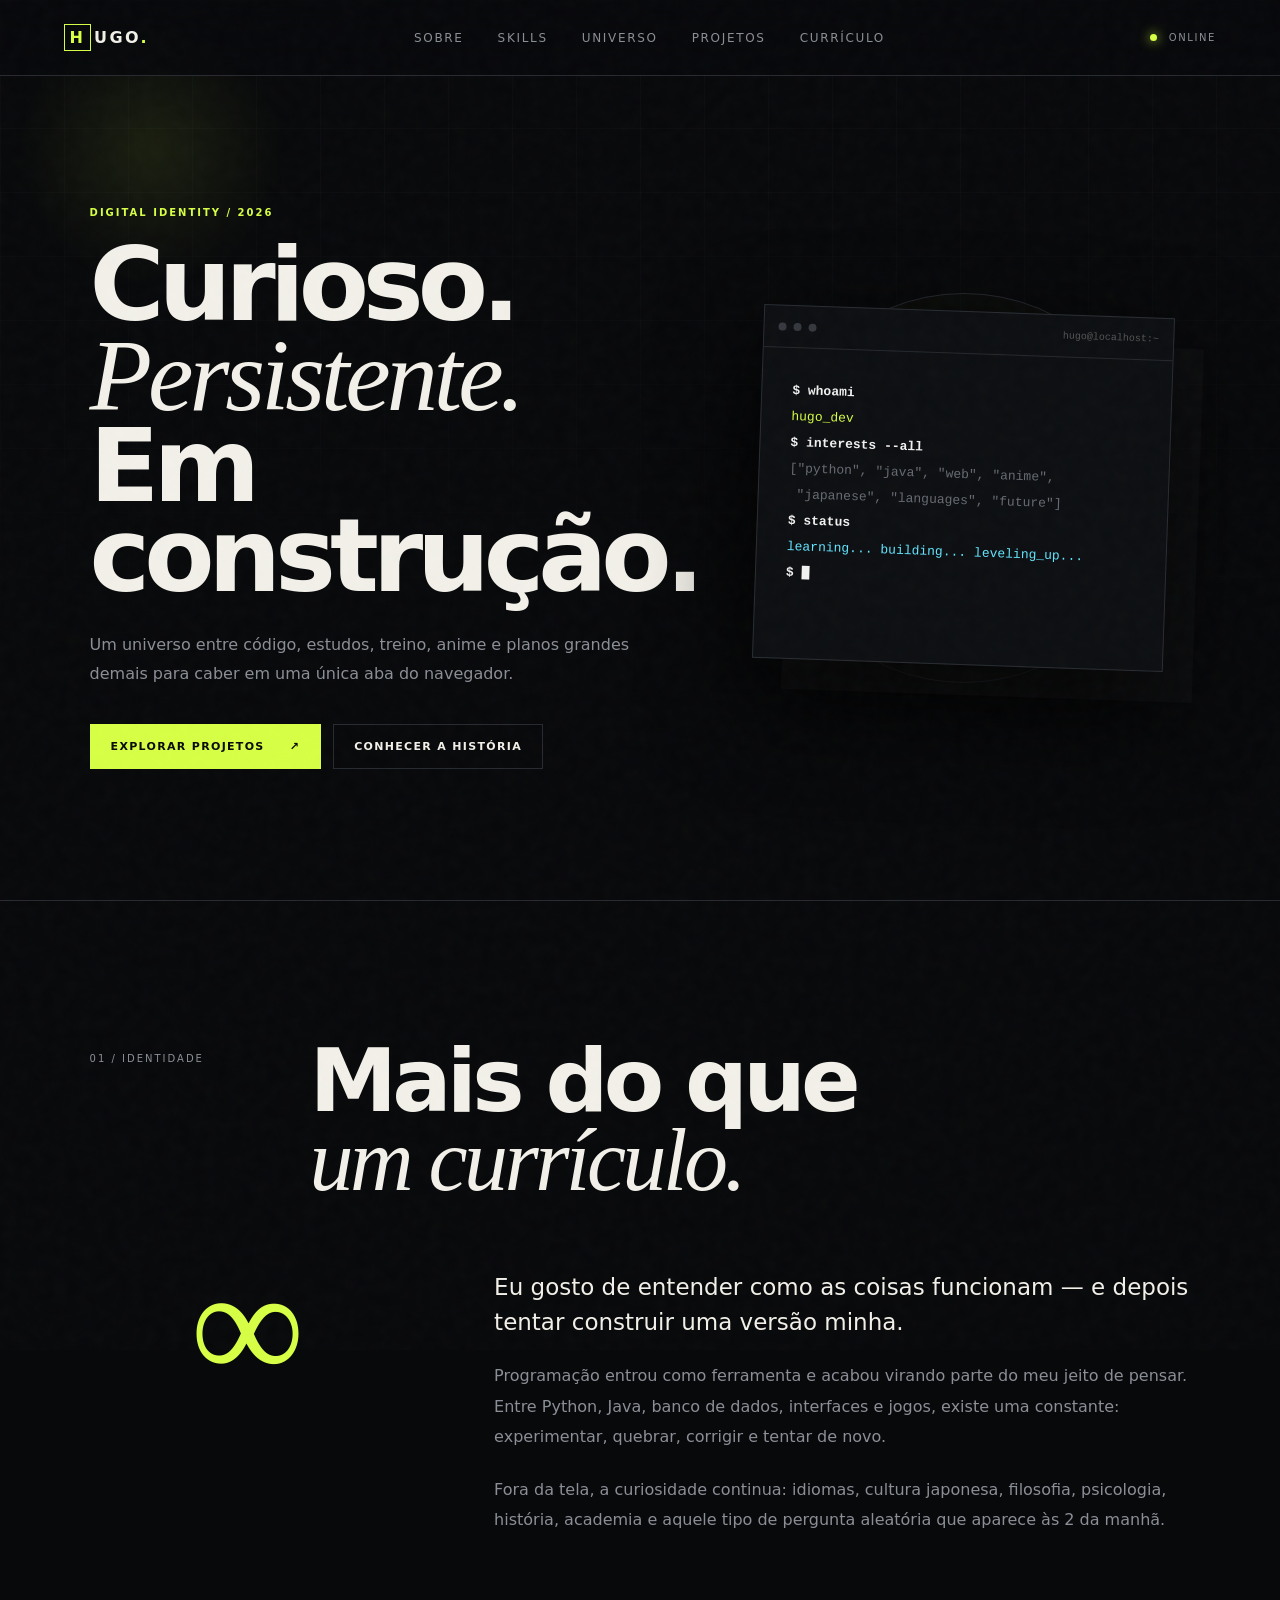
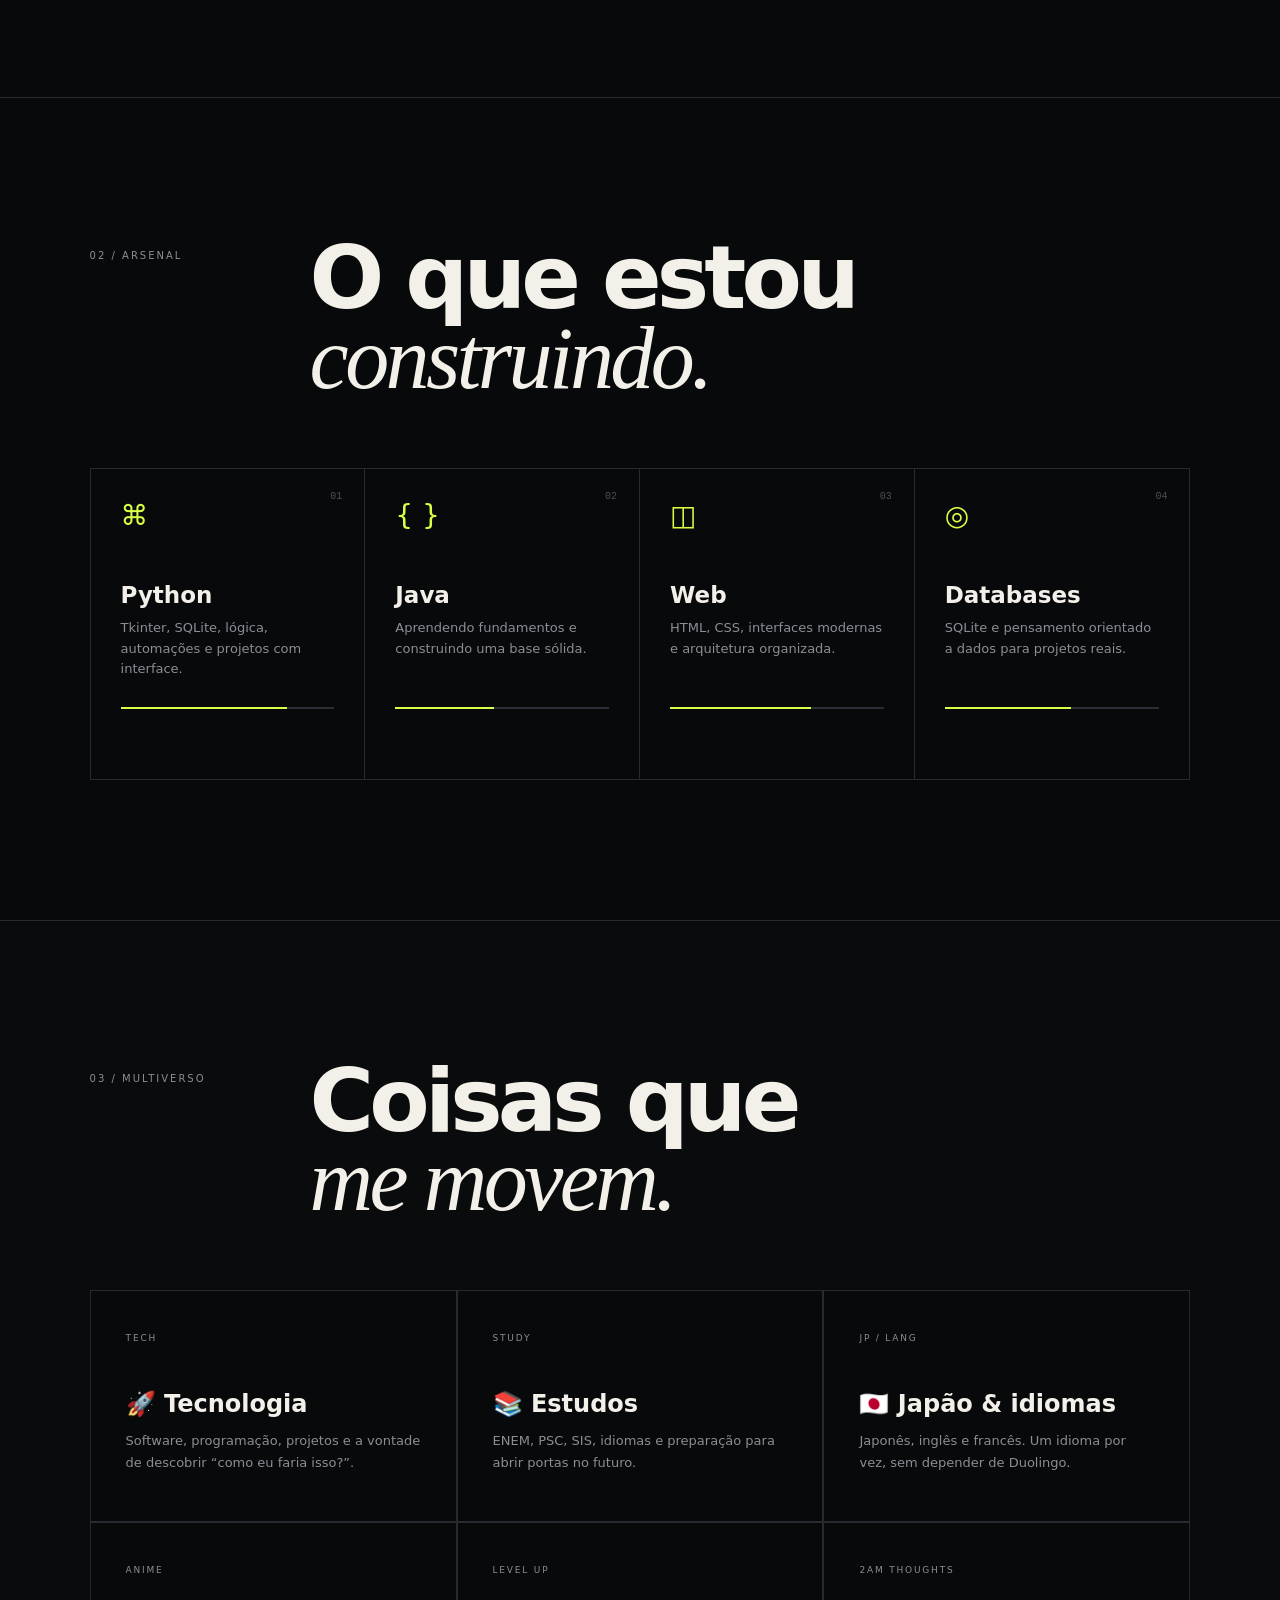
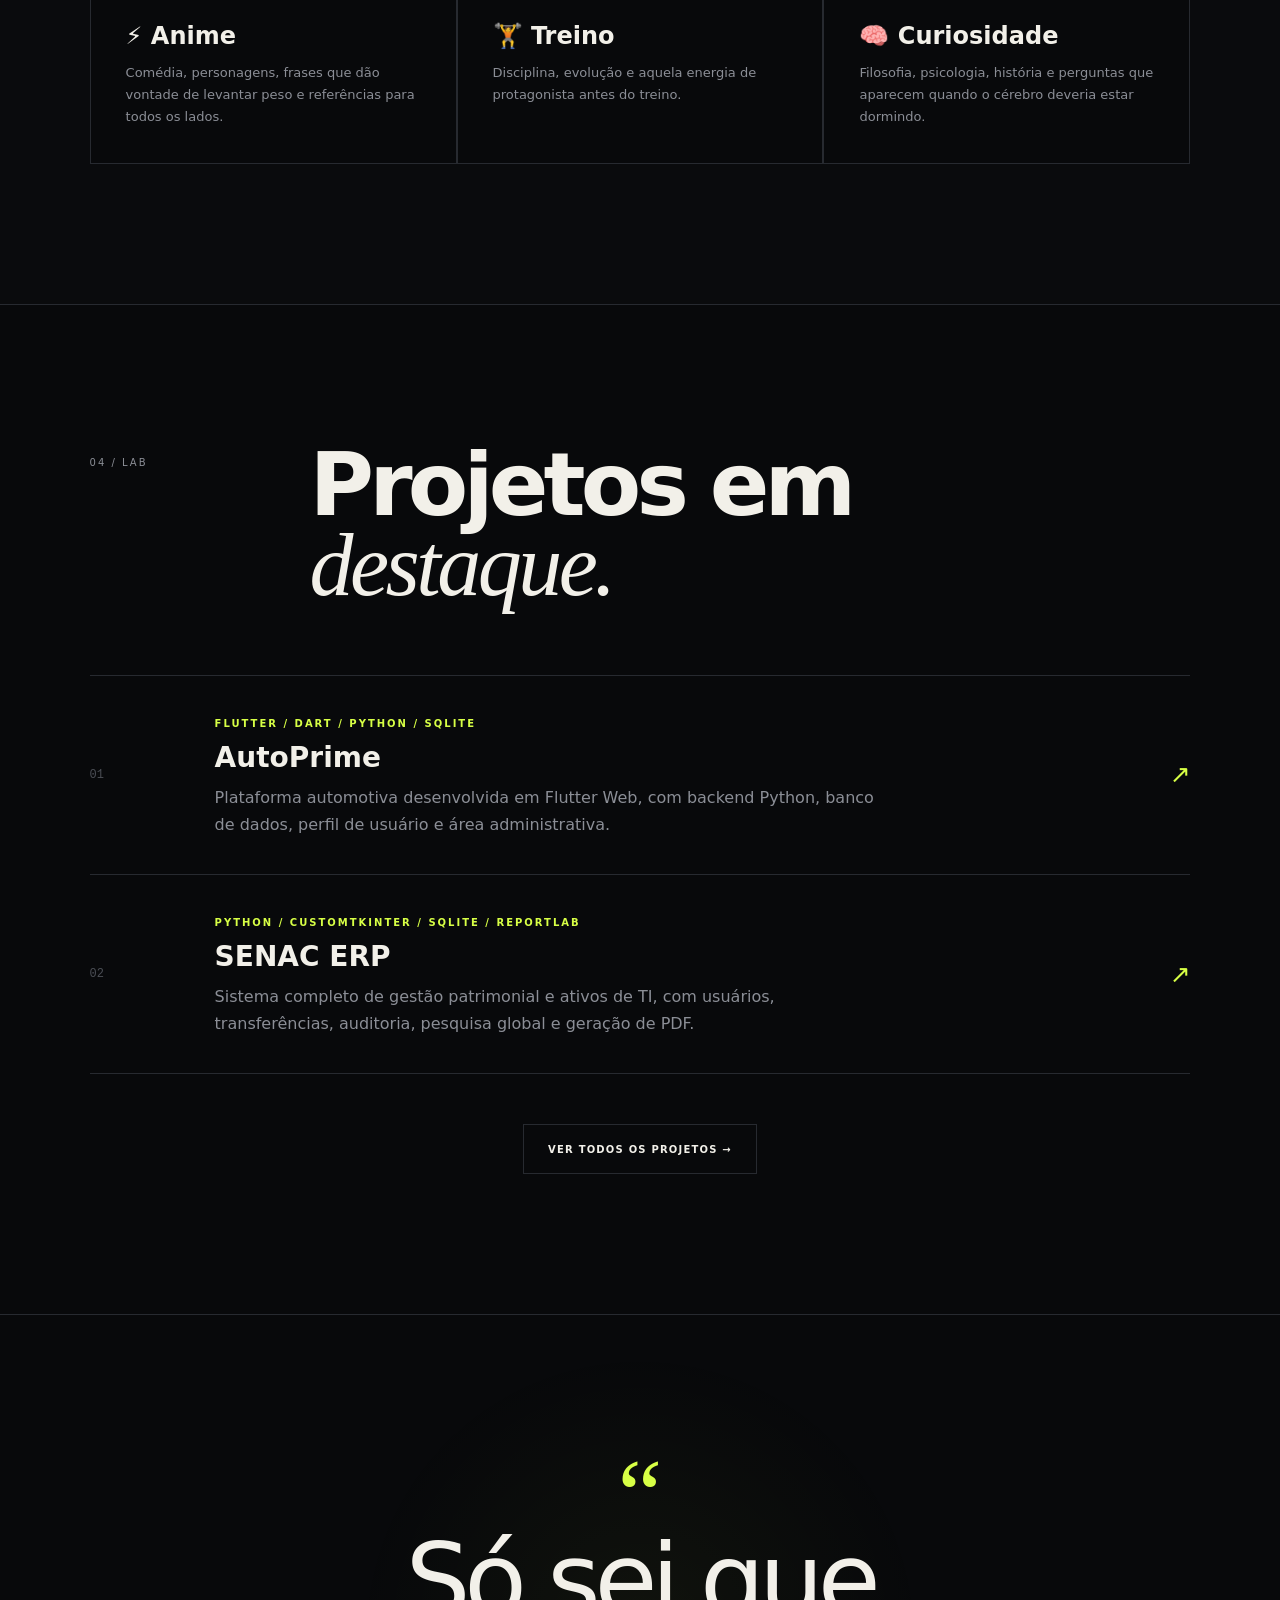
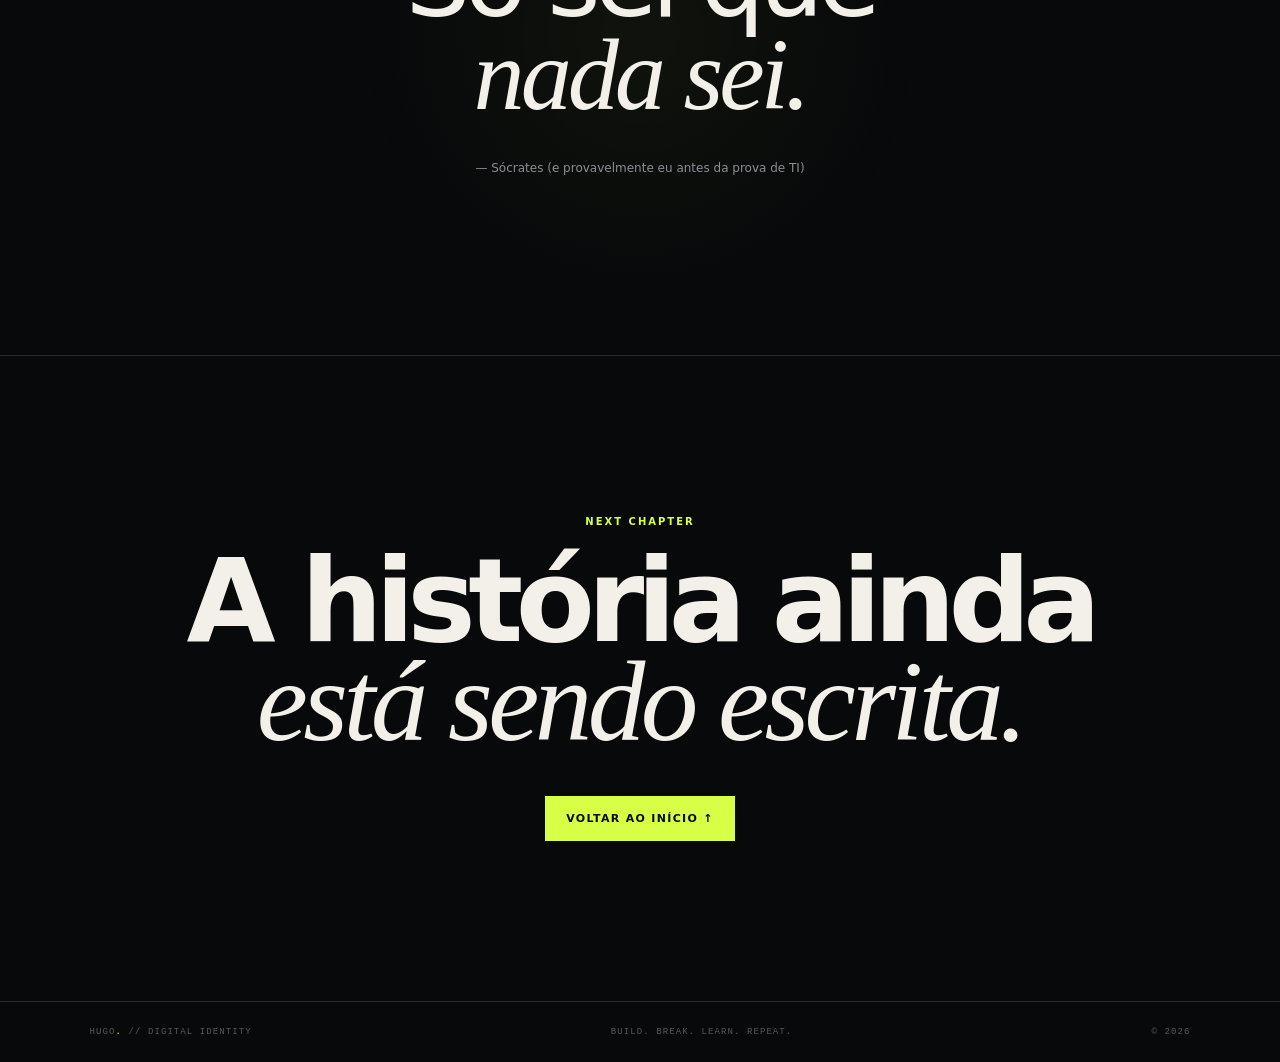
<file: index.html>
<!DOCTYPE html>
<html lang="pt-BR">
<head>
  <meta charset="UTF-8">
  <meta name="viewport" content="width=device-width, initial-scale=1.0">
  <meta name="description" content="Portfólio pessoal de Hugo — tecnologia, estudos, programação, anime, academia e planos para o futuro.">
  <title>HUGO // Digital Identity</title>
  <link rel="stylesheet" href="style.css">
</head>
<body>
  <div class="noise"></div>
  <div class="cursor-glow"></div>

  <header class="nav">
    <a class="brand" href="#inicio"><span>H</span>UGO<span class="dot">.</span></a>
<nav>
    <a href="paginas/sobre.html">Sobre</a>
    <a href="#skills">Skills</a>
    <a href="#universo">Universo</a>
    <a href="paginas/projetos.html">Projetos</a>
    <a href="paginas/curriculo.html">Currículo</a>
</nav>
    <a class="nav-status" href="paginas/contato.html">
    <i></i> ONLINE
</a>
  </header>

  <main>
    <section id="inicio" class="hero">
      <div class="hero-copy reveal">
        <p class="eyebrow">DIGITAL IDENTITY / 2026</p>
        <h1>Curioso.<br><em>Persistente.</em><br>Em construção.</h1>
        <p class="hero-text">
          Um universo entre código, estudos, treino, anime e planos grandes demais
          para caber em uma única aba do navegador.
        </p>
        <div class="hero-actions">
          <a class="btn primary" href="#projetos">Explorar projetos <span>↗</span></a>
          <a class="btn ghost" href="#sobre">Conhecer a história</a>
        </div>
      </div>

      <div class="hero-card reveal">
        <div class="terminal">
          <div class="terminal-top"><span></span><span></span><span></span><small>hugo@localhost:~</small></div>
          <div class="terminal-body">
            <p><b>$ whoami</b></p>
            <p class="green">hugo_dev</p>
            <p><b>$ interests --all</b></p>
            <p class="muted">["python", "java", "web", "anime",</p>
            <p class="muted">&nbsp;"japanese", "languages", "future"]</p>
            <p><b>$ status</b></p>
            <p class="cyan">learning... building... leveling_up...</p>
            <p><b>$ █</b></p>
          </div>
        </div>
        <div class="orb"></div>
      </div>
    </section>

    <section id="sobre" class="section about">
      <div class="section-head">
        <span>01 / IDENTIDADE</span>
        <h2>Mais do que<br><em>um currículo.</em></h2>
      </div>
      <div class="about-grid">
        <div class="big-number">∞</div>
        <div>
          <p class="lead">Eu gosto de entender como as coisas funcionam — e depois tentar construir uma versão minha.</p>
          <p>Programação entrou como ferramenta e acabou virando parte do meu jeito de pensar. Entre Python, Java, banco de dados, interfaces e jogos, existe uma constante: experimentar, quebrar, corrigir e tentar de novo.</p>
          <p>Fora da tela, a curiosidade continua: idiomas, cultura japonesa, filosofia, psicologia, história, academia e aquele tipo de pergunta aleatória que aparece às 2 da manhã.</p>
        </div>
      </div>
    </section>

    <section id="skills" class="section">
      <div class="section-head">
        <span>02 / ARSENAL</span>
        <h2>O que estou<br><em>construindo.</em></h2>
      </div>
      <div class="skills-grid">
        <article class="skill-card featured"><span class="num">01</span><div class="icon">⌘</div><h3>Python</h3><p>Tkinter, SQLite, lógica, automações e projetos com interface.</p><div class="bar"><i style="width:78%"></i></div></article>
        <article class="skill-card"><span class="num">02</span><div class="icon">{ }</div><h3>Java</h3><p>Aprendendo fundamentos e construindo uma base sólida.</p><div class="bar"><i style="width:46%"></i></div></article>
        <article class="skill-card"><span class="num">03</span><div class="icon">◫</div><h3>Web</h3><p>HTML, CSS, interfaces modernas e arquitetura organizada.</p><div class="bar"><i style="width:66%"></i></div></article>
        <article class="skill-card"><span class="num">04</span><div class="icon">◎</div><h3>Databases</h3><p>SQLite e pensamento orientado a dados para projetos reais.</p><div class="bar"><i style="width:59%"></i></div></article>
      </div>
    </section>

    <section id="universo" class="section universe">
      <div class="section-head">
        <span>03 / MULTIVERSO</span>
        <h2>Coisas que<br><em>me movem.</em></h2>
      </div>
      <div class="universe-grid">
        <div class="universe-card tech"><span>TECH</span><h3>🚀 Tecnologia</h3><p>Software, programação, projetos e a vontade de descobrir “como eu faria isso?”.</p></div>
        <div class="universe-card study"><span>STUDY</span><h3>📚 Estudos</h3><p>ENEM, PSC, SIS, idiomas e preparação para abrir portas no futuro.</p></div>
        <div class="universe-card japan"><span>JP / LANG</span><h3>🇯🇵 Japão & idiomas</h3><p>Japonês, inglês e francês. Um idioma por vez, sem depender de Duolingo.</p></div>
        <div class="universe-card anime"><span>ANIME</span><h3>⚡ Anime</h3><p>Comédia, personagens, frases que dão vontade de levantar peso e referências para todos os lados.</p></div>
        <div class="universe-card gym"><span>LEVEL UP</span><h3>🏋️ Treino</h3><p>Disciplina, evolução e aquela energia de protagonista antes do treino.</p></div>
        <div class="universe-card mind"><span>2AM THOUGHTS</span><h3>🧠 Curiosidade</h3><p>Filosofia, psicologia, história e perguntas que aparecem quando o cérebro deveria estar dormindo.</p></div>
      </div>
    </section>

<section id="projetos" class="section projects">

    <div class="section-head">

        <span>
            04 / LAB
        </span>

        <h2>
            Projetos em
            <br>
            <em>destaque.</em>
        </h2>

    </div>


    <div class="project-list">


        <a
            href="projetos/autoprime.html"
            class="project"
        >

            <div class="project-index">
                01
            </div>


            <div>

                <span class="tag">
                    FLUTTER / DART / PYTHON / SQLITE
                </span>


                <h3>
                    AutoPrime
                </h3>


                <p>
                    Plataforma automotiva desenvolvida em
                    Flutter Web, com backend Python,
                    banco de dados, perfil de usuário
                    e área administrativa.
                </p>

            </div>


            <span class="arrow">
                ↗
            </span>

        </a>

        <a
            href="projetos/senac-erp.html"
            class="project"
        >

            <div class="project-index">
                02
            </div>


            <div>

                <span class="tag">
                    PYTHON / CUSTOMTKINTER / SQLITE / REPORTLAB
                </span>


                <h3>
                    SENAC ERP
                </h3>


                <p>
                    Sistema completo de gestão patrimonial
                    e ativos de TI, com usuários,
                    transferências, auditoria,
                    pesquisa global e geração de PDF.
                </p>

            </div>


            <span class="arrow">
                ↗
            </span>

        </a>


    </div>



<div class="projects-more">

    <a
        href="paginas/projetos.html"
        class="btn ghost"
    >
        VER TODOS OS PROJETOS →
    </a>

</div>

</section>
    <section class="quote-section">
      <div class="quote-mark">“</div>
      <blockquote>Só sei que<br><em>nada sei.</em></blockquote>
      <p>— Sócrates (e provavelmente eu antes da prova de TI)</p>
    </section>

    <section id="contato" class="cta">
      <p class="eyebrow">NEXT CHAPTER</p>
      <h2>A história ainda<br><em>está sendo escrita.</em></h2>
      <a class="btn primary" href="#inicio">Voltar ao início ↑</a>
    </section>
  </main>

  <footer>
    <span>HUGO<span class="dot">.</span> // DIGITAL IDENTITY</span>
    <span>BUILD. BREAK. LEARN. REPEAT.</span>
    <span>© 2026</span>
  </footer>

  <script>
    const glow = document.querySelector('.cursor-glow');
    window.addEventListener('pointermove', e => {
      glow.style.transform = `translate(${e.clientX - 150}px, ${e.clientY - 150}px)`;
    });

    const observer = new IntersectionObserver(entries => {
      entries.forEach(entry => {
        if (entry.isIntersecting) entry.target.classList.add('visible');
      });
    }, { threshold: .12 });

    document.querySelectorAll('.reveal, .section, .project, .skill-card, .universe-card').forEach(el => observer.observe(el));
  </script>
</body>
</html>
</file>
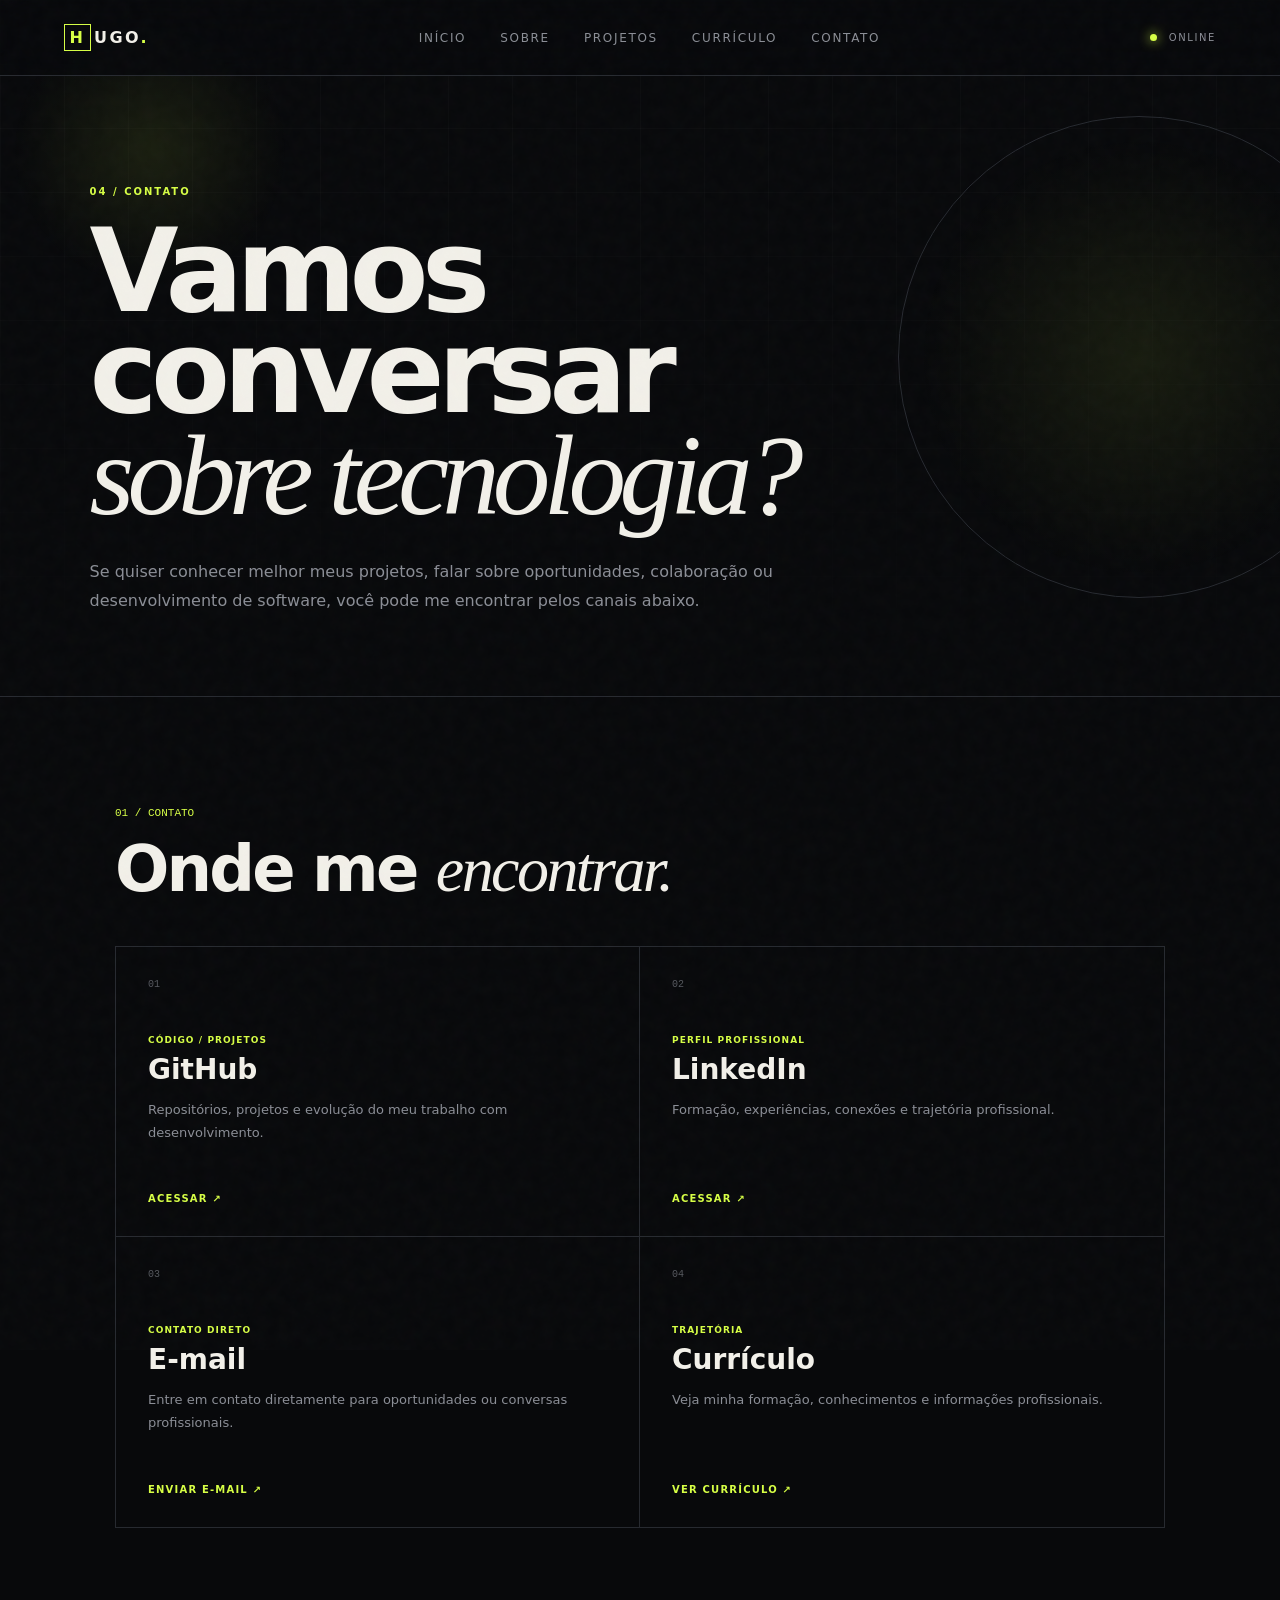
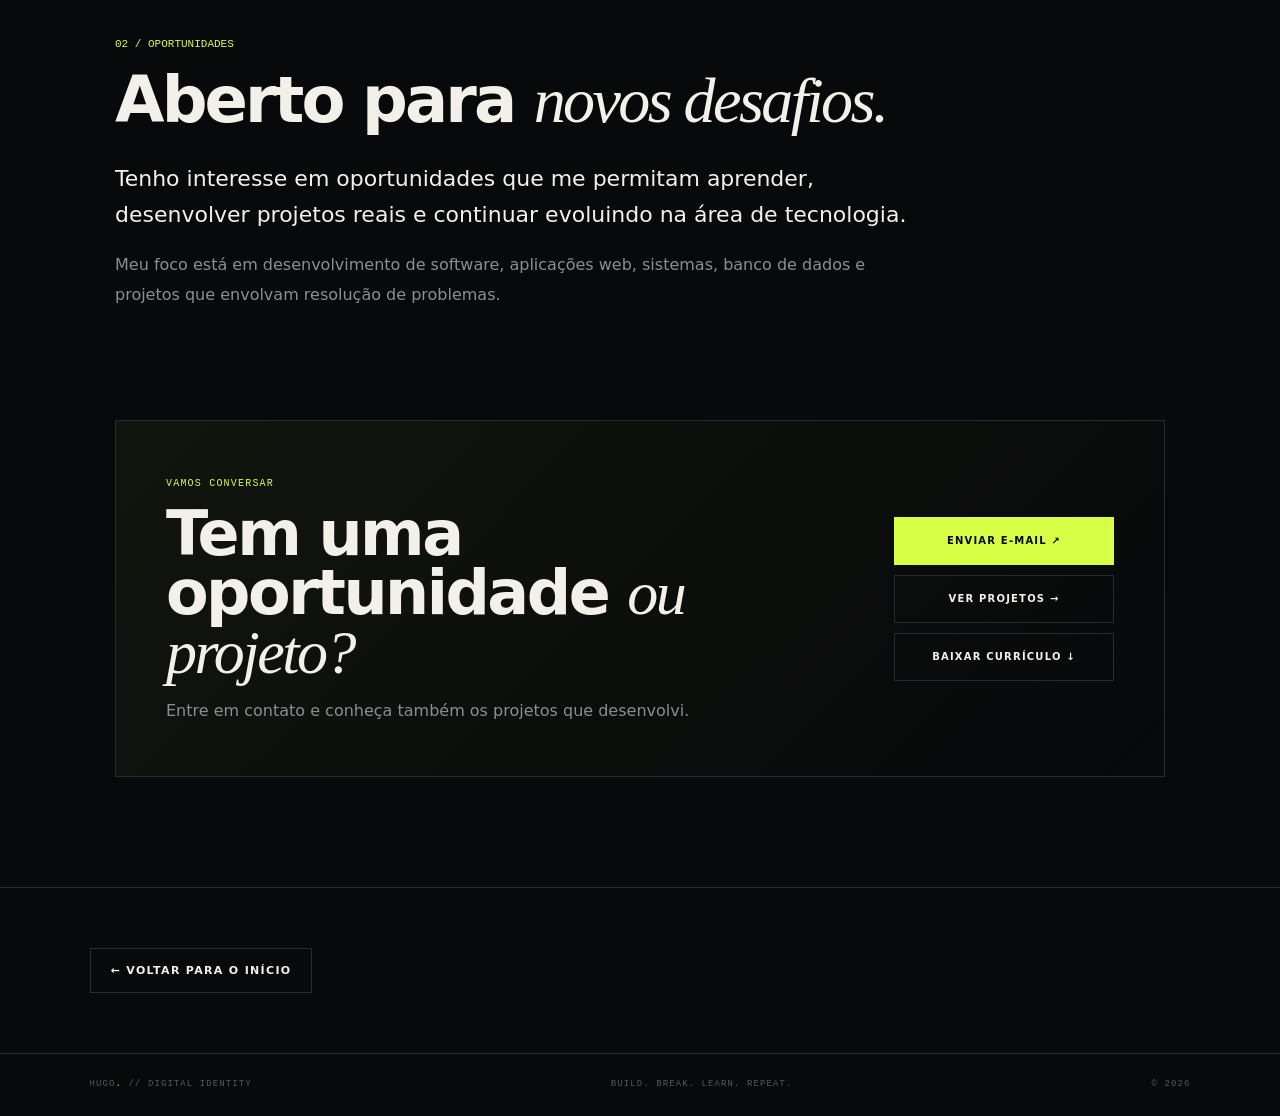
<file: paginas/contato.html>
<!DOCTYPE html>
<html lang="pt-BR">

<head>

    <meta charset="UTF-8">

    <meta
        name="viewport"
        content="width=device-width, initial-scale=1.0"
    >

    <meta
        name="description"
        content="Entre em contato com Hugo e acesse GitHub, LinkedIn, e-mail e currículo."
    >

    <title>Contato // Hugo</title>

    <link
        rel="stylesheet"
        href="../style.css"
    >

    <link
        rel="stylesheet"
        href="../css/paginas.css"
    >

</head>

<body>

<div class="noise"></div>
<div class="cursor-glow"></div>

<header class="nav">

    <a
        class="brand"
        href="../index.html"
    >
        <span>H</span>UGO<span class="dot">.</span>
    </a>

    <nav>

        <a href="../index.html">
            Início
        </a>

        <a href="sobre.html">
            Sobre
        </a>

        <a href="projetos.html">
            Projetos
        </a>

        <a href="curriculo.html">
            Currículo
        </a>

        <a href="contato.html">
            Contato
        </a>

    </nav>

    <a
        class="nav-status"
        href="contato.html"
    >
        <i></i>
        ONLINE
    </a>

</header>

<main class="page-main">

    <section class="page-hero">

        <div class="page-hero-content">

            <p class="page-label">
                04 / CONTATO
            </p>

            <h1>
                Vamos conversar
                <br>
                <em>sobre tecnologia?</em>
            </h1>

            <p class="page-description">
                Se quiser conhecer melhor meus projetos,
                falar sobre oportunidades, colaboração
                ou desenvolvimento de software,
                você pode me encontrar pelos canais abaixo.
            </p>

        </div>

    </section>

    <div class="page-content">

        <section class="content-block">

            <span class="block-number">
                01 / CONTATO
            </span>

            <h2>
                Onde me
                <em>encontrar.</em>
            </h2>

            <div class="contact-professional-grid">

                <a
                    href="https://github.com/hugoviana345-star"
                    target="_blank"
                    rel="noopener noreferrer"
                    class="contact-professional-card"
                >

                    <span>
                        01
                    </span>

                    <small>
                        CÓDIGO / PROJETOS
                    </small>

                    <h3>
                        GitHub
                    </h3>

                    <p>
                        Repositórios, projetos e evolução
                        do meu trabalho com desenvolvimento.
                    </p>

                    <strong>
                        ACESSAR ↗
                    </strong>

                </a>

                <a
                    href="https://www.linkedin.com/in/hugo-viana-907b35311"
                    target="_blank"
                    rel="noopener noreferrer"
                    class="contact-professional-card"
                >

                    <span>
                        02
                    </span>

                    <small>
                        PERFIL PROFISSIONAL
                    </small>

                    <h3>
                        LinkedIn
                    </h3>

                    <p>
                        Formação, experiências,
                        conexões e trajetória profissional.
                    </p>

                    <strong>
                        ACESSAR ↗
                    </strong>

                </a>

<a
    href="https://mail.google.com/mail/?view=cm&fs=1&to=Hugoviana345@gmail.com"
    target="_blank"
    rel="noopener noreferrer"
    class="contact-professional-card"
>

                    <span>
                        03
                    </span>

                    <small>
                        CONTATO DIRETO
                    </small>

                    <h3>
                        E-mail
                    </h3>

                    <p>
                        Entre em contato diretamente
                        para oportunidades ou conversas profissionais.
                    </p>

                    <strong>
                        ENVIAR E-MAIL ↗
                    </strong>

                </a>

                <a
                    href="../arquivos/curriculo-hugo.pdf"
                    target="_blank"
                    rel="noopener noreferrer"
                    class="contact-professional-card"
                >

                    <span>
                        04
                    </span>

                    <small>
                        TRAJETÓRIA
                    </small>

                    <h3>
                        Currículo
                    </h3>

                    <p>
                        Veja minha formação,
                        conhecimentos e informações profissionais.
                    </p>

                    <strong>
                        VER CURRÍCULO ↗
                    </strong>

                </a>

            </div>

        </section>

        <section class="content-block">

            <span class="block-number">
                02 / OPORTUNIDADES
            </span>

            <h2>
                Aberto para
                <em>novos desafios.</em>
            </h2>

            <p class="highlight">
                Tenho interesse em oportunidades que me permitam
                aprender, desenvolver projetos reais e continuar
                evoluindo na área de tecnologia.
            </p>

            <p>
                Meu foco está em desenvolvimento de software,
                aplicações web, sistemas, banco de dados
                e projetos que envolvam resolução de problemas.
            </p>

        </section>

        <section class="contact-cta">

            <div>

                <small>
                    VAMOS CONVERSAR
                </small>

                <h2>
                    Tem uma oportunidade
                    <em>ou projeto?</em>
                </h2>

                <p>
                    Entre em contato e conheça também
                    os projetos que desenvolvi.
                </p>

            </div>

            <div class="contact-cta-actions">

<a
    href="https://mail.google.com/mail/?view=cm&fs=1&to=Hugoviana345@gmail.com"
    target="_blank"
    rel="noopener noreferrer"
    class="contact-cta-btn primary"
>
    ENVIAR E-MAIL ↗
</a>

                <a
                    href="../paginas/projetos.html"
                    class="contact-cta-btn"
                >
                    VER PROJETOS →
                </a>

                <a
                    href="../arquivos/curriculo-hugo.pdf"
                    download
                    class="contact-cta-btn"
                >
                    BAIXAR CURRÍCULO ↓
                </a>

            </div>

        </section>

    </div>

</main>

<section class="back-area">

    <a
        class="btn ghost"
        href="../index.html"
    >
        ← Voltar para o início
    </a>

</section>

<footer>

    <span>
        HUGO<span class="dot">.</span>
        // DIGITAL IDENTITY
    </span>

    <span>
        BUILD. BREAK. LEARN. REPEAT.
    </span>

    <span>
        © 2026
    </span>

</footer>

<script>

const glow =
    document.querySelector(
        ".cursor-glow"
    );

window.addEventListener(
    "pointermove",
    function(event) {

        if (!glow) {
            return;
        }

        glow.style.transform =
            `translate(
                ${event.clientX - 150}px,
                ${event.clientY - 150}px
            )`;

    }
);

</script>

</body>

</html>
</file>
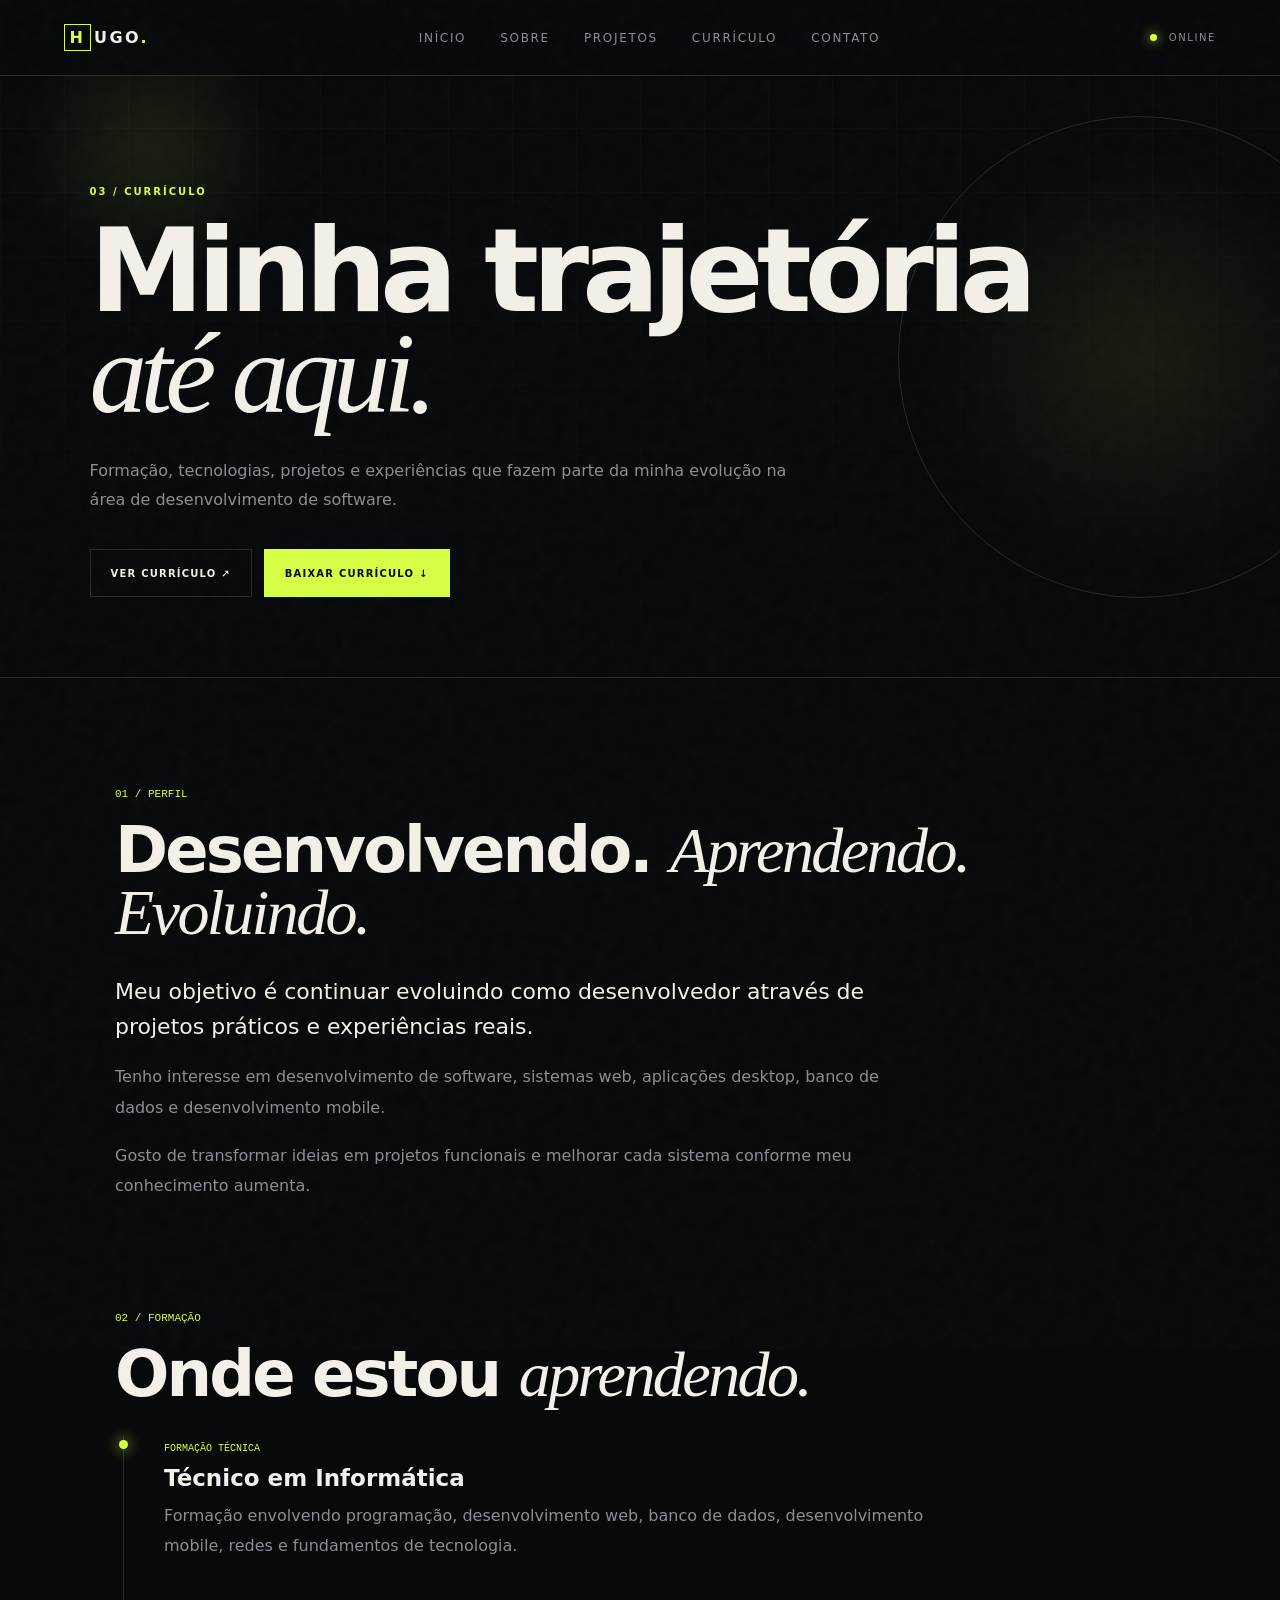
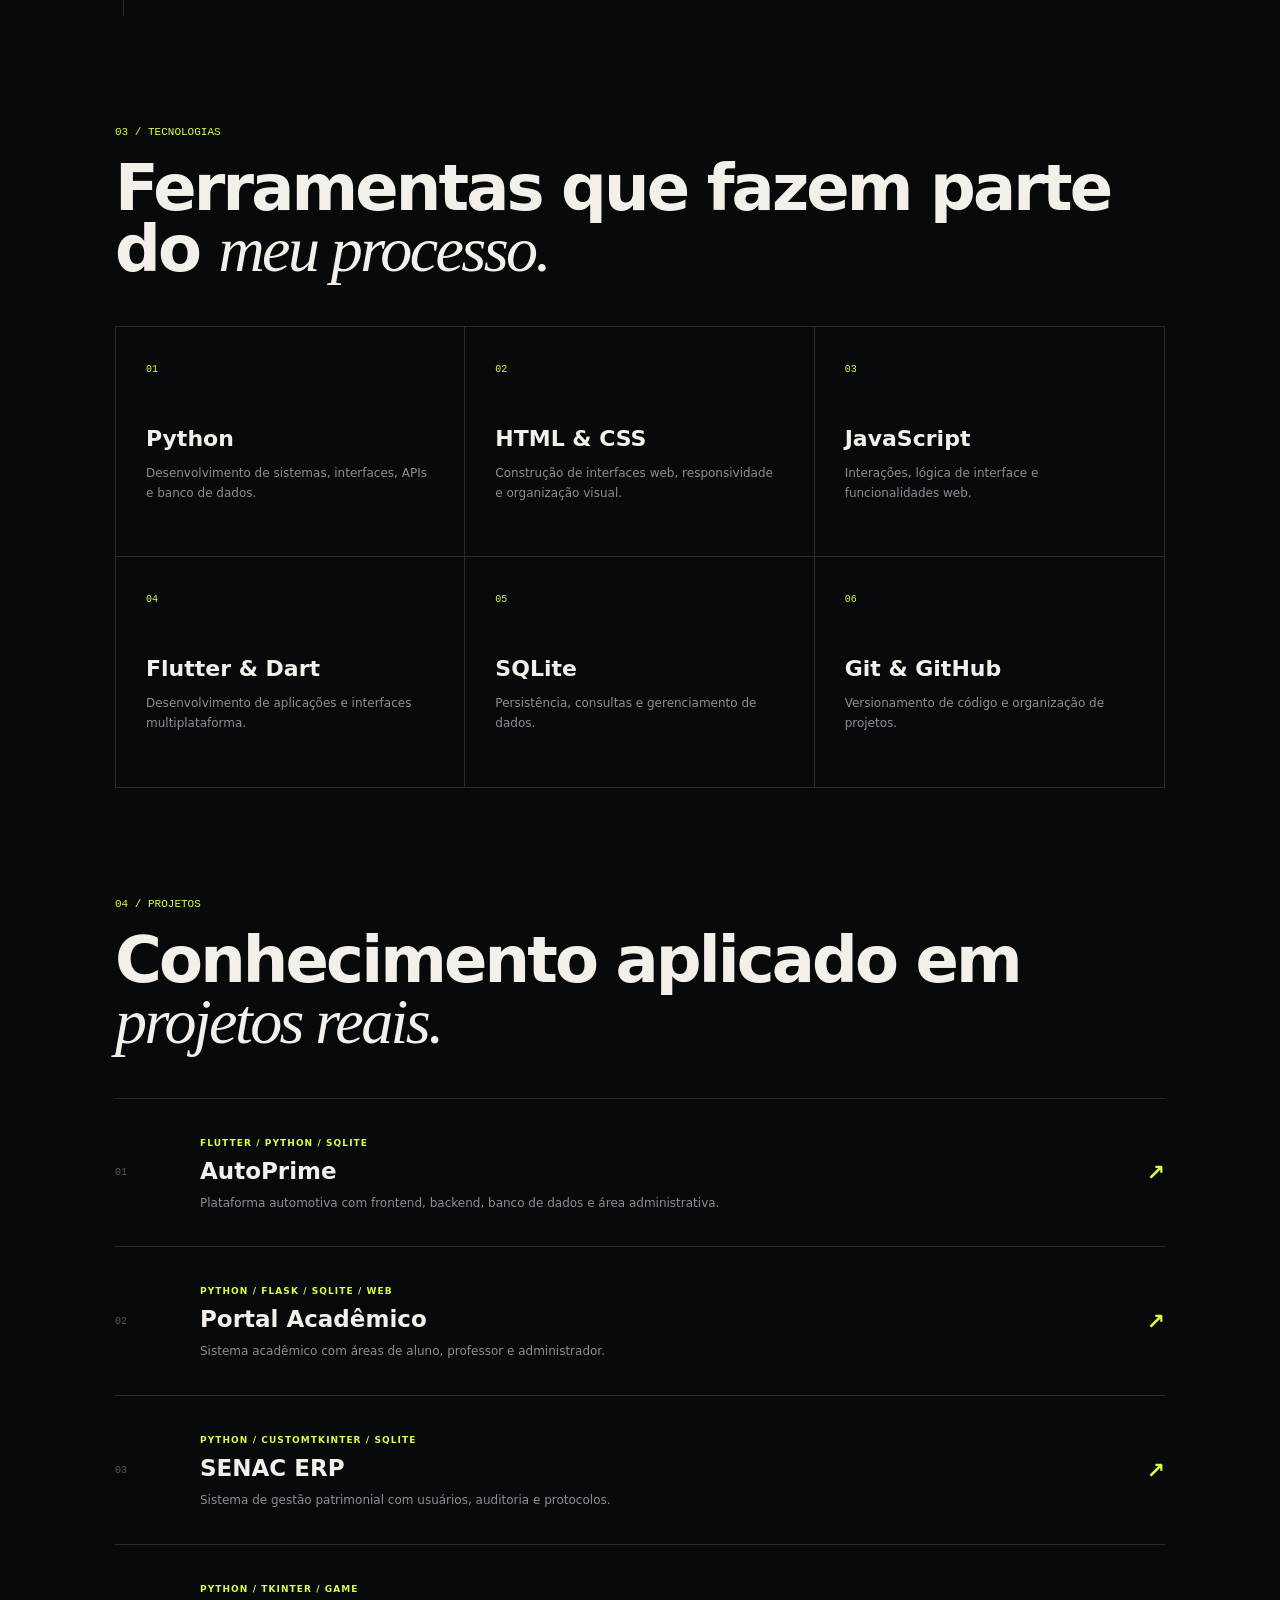
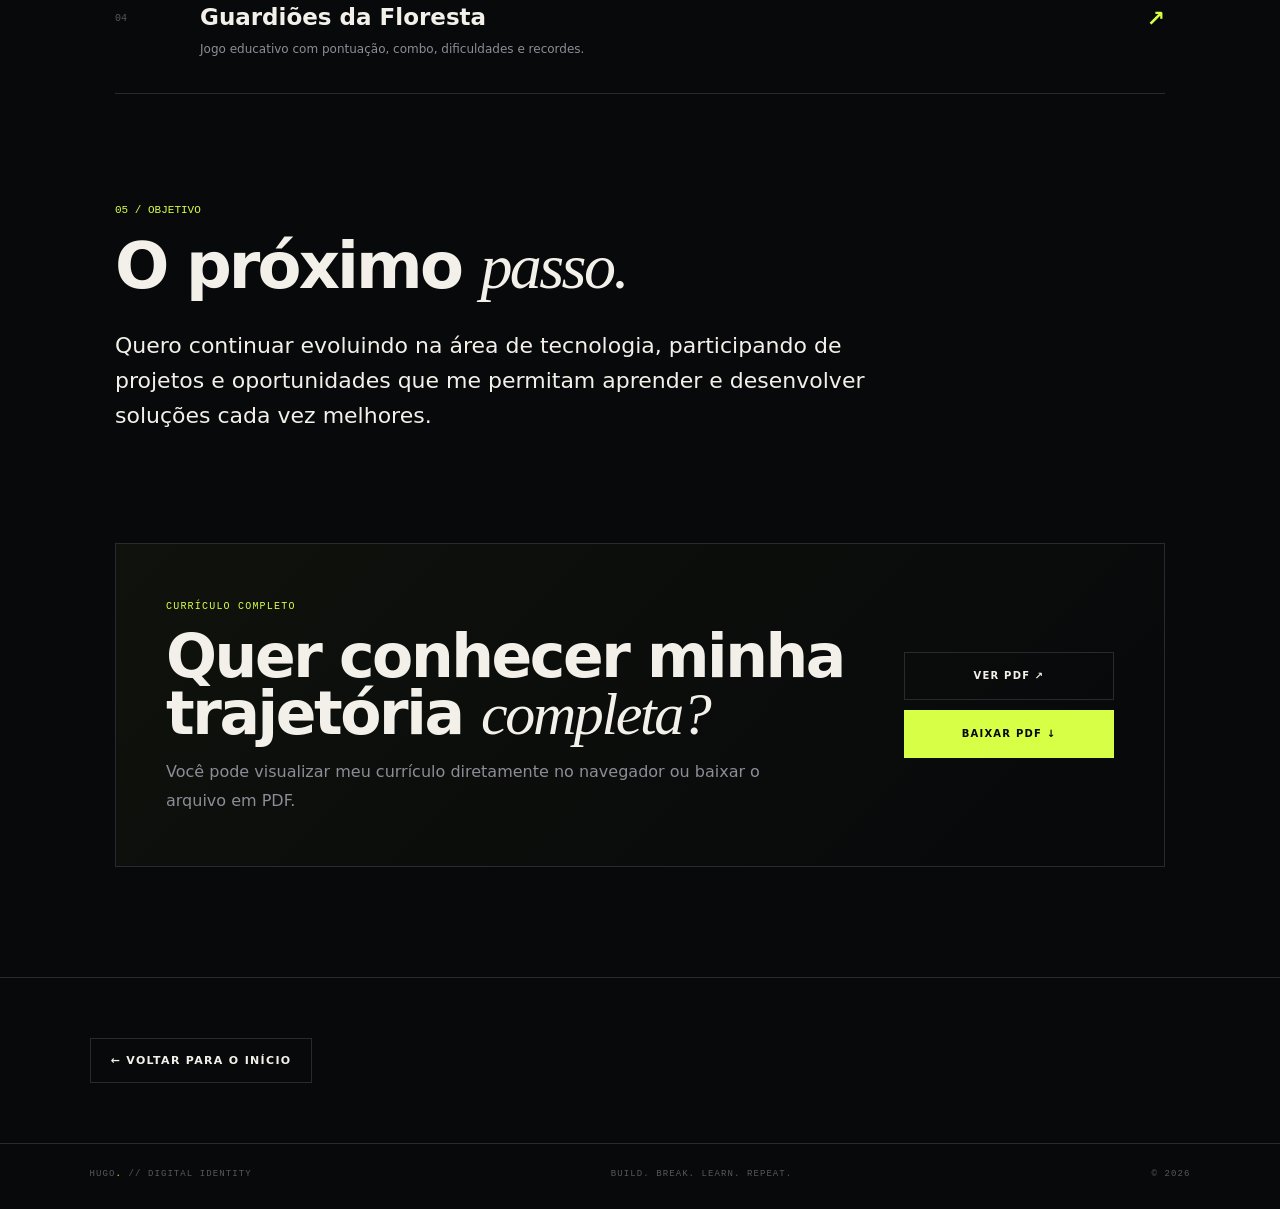
<file: paginas/curriculo.html>
<!DOCTYPE html>
<html lang="pt-BR">

<head>

    <meta charset="UTF-8">

    <meta
        name="viewport"
        content="width=device-width, initial-scale=1.0"
    >

    <meta
        name="description"
        content="Currículo profissional e trajetória acadêmica de Hugo."
    >

    <title>Currículo // Hugo</title>

    <link
        rel="stylesheet"
        href="../style.css"
    >

    <link
        rel="stylesheet"
        href="../css/paginas.css"
    >

</head>

<body>

<div class="noise"></div>
<div class="cursor-glow"></div>

<header class="nav">

    <a
        class="brand"
        href="../index.html"
    >
        <span>H</span>UGO<span class="dot">.</span>
    </a>

    <nav>

        <a href="../index.html">
            Início
        </a>

        <a href="sobre.html">
            Sobre
        </a>

        <a href="projetos.html">
            Projetos
        </a>

        <a href="curriculo.html">
            Currículo
        </a>

        <a href="contato.html">
            Contato
        </a>

    </nav>

    <a
        class="nav-status"
        href="contato.html"
    >
        <i></i>
        ONLINE
    </a>

</header>

<main class="page-main">

    <section class="page-hero">

        <div class="page-hero-content">

            <p class="page-label">
                03 / CURRÍCULO
            </p>

            <h1>
                Minha trajetória<br>
                <em>até aqui.</em>
            </h1>

            <p class="page-description">
                Formação, tecnologias, projetos e experiências
                que fazem parte da minha evolução na área
                de desenvolvimento de software.
            </p>

            <div class="curriculo-actions">

                <a
                    href="../arquivos/curriculo-hugo.pdf"
                    target="_blank"
                    rel="noopener noreferrer"
                    class="curriculo-btn"
                >
                    VER CURRÍCULO ↗
                </a>

                <a
                    href="../arquivos/curriculo-hugo.pdf"
                    download
                    class="curriculo-btn primary"
                >
                    BAIXAR CURRÍCULO ↓
                </a>

            </div>

        </div>

    </section>

    <div class="page-content">

        <section class="content-block">

            <span class="block-number">
                01 / PERFIL
            </span>

            <h2>
                Desenvolvendo.
                <em>Aprendendo. Evoluindo.</em>
            </h2>

            <p class="highlight">
                Meu objetivo é continuar evoluindo como desenvolvedor
                através de projetos práticos e experiências reais.
            </p>

            <p>
                Tenho interesse em desenvolvimento de software,
                sistemas web, aplicações desktop, banco de dados
                e desenvolvimento mobile.
            </p>

            <p>
                Gosto de transformar ideias em projetos funcionais
                e melhorar cada sistema conforme meu conhecimento
                aumenta.
            </p>

        </section>

        <section class="content-block">

            <span class="block-number">
                02 / FORMAÇÃO
            </span>

            <h2>
                Onde estou
                <em>aprendendo.</em>
            </h2>

            <div class="timeline">

                <article class="timeline-item">

                    <small>
                        FORMAÇÃO TÉCNICA
                    </small>

                    <h3>
                        Técnico em Informática
                    </h3>

                    <p>
                        Formação envolvendo programação,
                        desenvolvimento web, banco de dados,
                        desenvolvimento mobile, redes
                        e fundamentos de tecnologia.
                    </p>

                </article>

            </div>

        </section>

        <section class="content-block">

            <span class="block-number">
                03 / TECNOLOGIAS
            </span>

            <h2>
                Ferramentas que fazem parte do
                <em>meu processo.</em>
            </h2>

            <div class="curriculo-tech-grid">

                <article class="curriculo-tech-card">

                    <span>01</span>

                    <h3>
                        Python
                    </h3>

                    <p>
                        Desenvolvimento de sistemas,
                        interfaces, APIs e banco de dados.
                    </p>

                </article>

                <article class="curriculo-tech-card">

                    <span>02</span>

                    <h3>
                        HTML & CSS
                    </h3>

                    <p>
                        Construção de interfaces web,
                        responsividade e organização visual.
                    </p>

                </article>

                <article class="curriculo-tech-card">

                    <span>03</span>

                    <h3>
                        JavaScript
                    </h3>

                    <p>
                        Interações, lógica de interface
                        e funcionalidades web.
                    </p>

                </article>

                <article class="curriculo-tech-card">

                    <span>04</span>

                    <h3>
                        Flutter & Dart
                    </h3>

                    <p>
                        Desenvolvimento de aplicações
                        e interfaces multiplataforma.
                    </p>

                </article>

                <article class="curriculo-tech-card">

                    <span>05</span>

                    <h3>
                        SQLite
                    </h3>

                    <p>
                        Persistência, consultas
                        e gerenciamento de dados.
                    </p>

                </article>

                <article class="curriculo-tech-card">

                    <span>06</span>

                    <h3>
                        Git & GitHub
                    </h3>

                    <p>
                        Versionamento de código
                        e organização de projetos.
                    </p>

                </article>

            </div>

        </section>

        <section class="content-block">

            <span class="block-number">
                04 / PROJETOS
            </span>

            <h2>
                Conhecimento aplicado em
                <em>projetos reais.</em>
            </h2>

            <div class="curriculo-projects">

                <a
                    href="../projetos/autoprime.html"
                    class="curriculo-project"
                >

                    <span>
                        01
                    </span>

                    <div>

                        <small>
                            FLUTTER / PYTHON / SQLITE
                        </small>

                        <h3>
                            AutoPrime
                        </h3>

                        <p>
                            Plataforma automotiva com frontend,
                            backend, banco de dados e área administrativa.
                        </p>

                    </div>

                    <strong>
                        ↗
                    </strong>

                </a>

                <a
                    href="../projetos/portal-academico.html"
                    class="curriculo-project"
                >

                    <span>
                        02
                    </span>

                    <div>

                        <small>
                            PYTHON / FLASK / SQLITE / WEB
                        </small>

                        <h3>
                            Portal Acadêmico
                        </h3>

                        <p>
                            Sistema acadêmico com áreas de aluno,
                            professor e administrador.
                        </p>

                    </div>

                    <strong>
                        ↗
                    </strong>

                </a>

                <a
                    href="../projetos/senac-erp.html"
                    class="curriculo-project"
                >

                    <span>
                        03
                    </span>

                    <div>

                        <small>
                            PYTHON / CUSTOMTKINTER / SQLITE
                        </small>

                        <h3>
                            SENAC ERP
                        </h3>

                        <p>
                            Sistema de gestão patrimonial com
                            usuários, auditoria e protocolos.
                        </p>

                    </div>

                    <strong>
                        ↗
                    </strong>

                </a>

                <a
                    href="../projetos/guardioes.html"
                    class="curriculo-project"
                >

                    <span>
                        04
                    </span>

                    <div>

                        <small>
                            PYTHON / TKINTER / GAME
                        </small>

                        <h3>
                            Guardiões da Floresta
                        </h3>

                        <p>
                            Jogo educativo com pontuação,
                            combo, dificuldades e recordes.
                        </p>

                    </div>

                    <strong>
                        ↗
                    </strong>

                </a>

            </div>

        </section>

        <section class="content-block">

            <span class="block-number">
                05 / OBJETIVO
            </span>

            <h2>
                O próximo
                <em>passo.</em>
            </h2>

            <p class="highlight">
                Quero continuar evoluindo na área de tecnologia,
                participando de projetos e oportunidades que me
                permitam aprender e desenvolver soluções cada vez melhores.
            </p>

        </section>

        <section class="curriculo-download">

            <div>

                <small>
                    CURRÍCULO COMPLETO
                </small>

                <h2>
                    Quer conhecer minha trajetória
                    <em>completa?</em>
                </h2>

                <p>
                    Você pode visualizar meu currículo diretamente
                    no navegador ou baixar o arquivo em PDF.
                </p>

            </div>

            <div class="curriculo-download-actions">

                <a
                    href="../arquivos/curriculo-hugo.pdf"
                    target="_blank"
                    rel="noopener noreferrer"
                    class="curriculo-btn"
                >
                    VER PDF ↗
                </a>

                <a
                    href="../arquivos/curriculo-hugo.pdf"
                    download
                    class="curriculo-btn primary"
                >
                    BAIXAR PDF ↓
                </a>

            </div>

        </section>

    </div>

</main>

<section class="back-area">

    <a
        class="btn ghost"
        href="../index.html"
    >
        ← Voltar para o início
    </a>

</section>

<footer>

    <span>
        HUGO<span class="dot">.</span>
        // DIGITAL IDENTITY
    </span>

    <span>
        BUILD. BREAK. LEARN. REPEAT.
    </span>

    <span>
        © 2026
    </span>

</footer>

<script>

const glow =
    document.querySelector(
        ".cursor-glow"
    );

window.addEventListener(
    "pointermove",
    function(event) {

        if (!glow) {
            return;
        }

        glow.style.transform =
            `translate(
                ${event.clientX - 150}px,
                ${event.clientY - 150}px
            )`;

    }
);

</script>

</body>

</html>
</file>
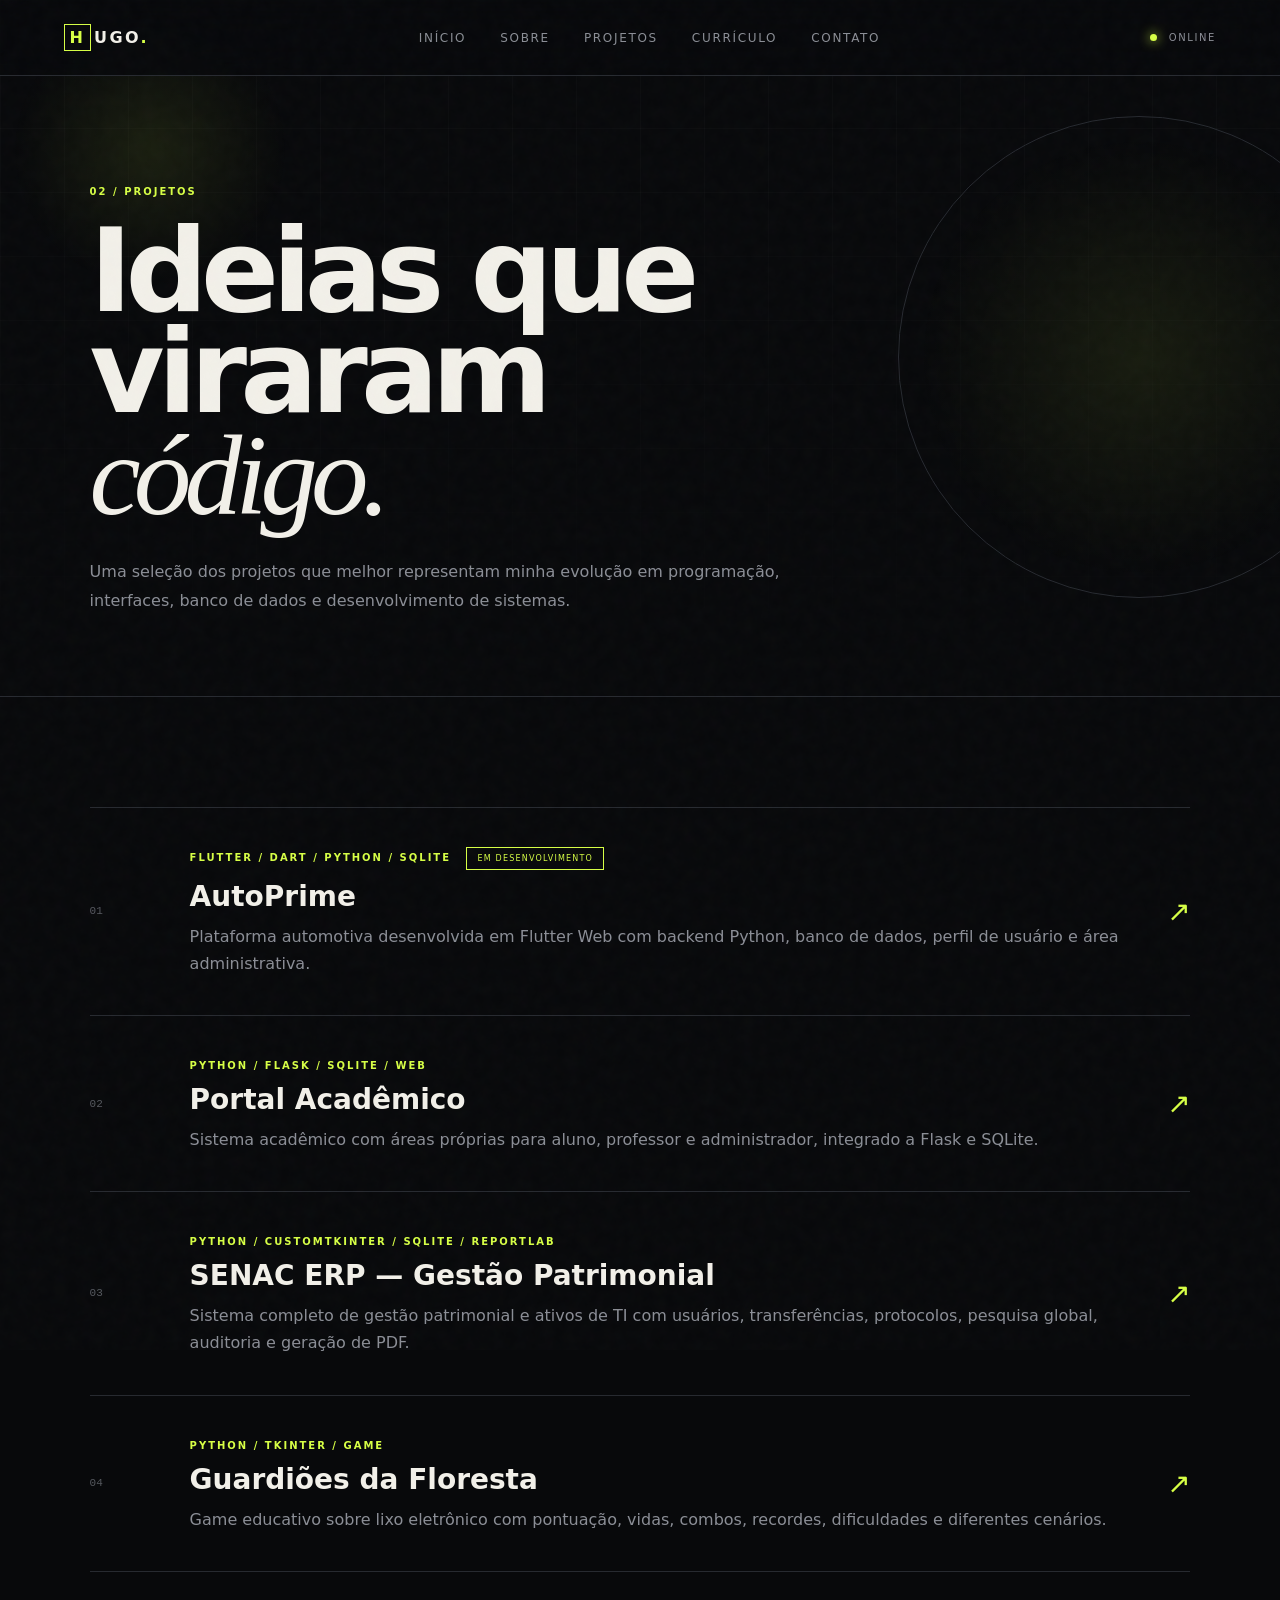
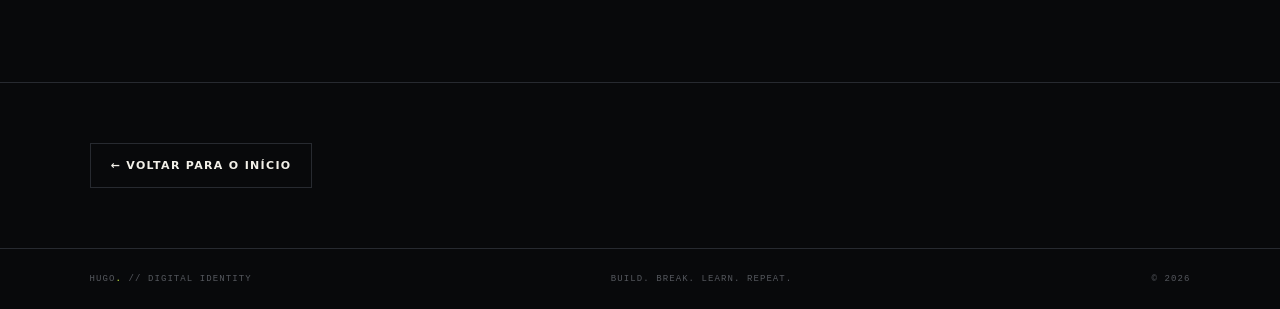
<file: paginas/projetos.html>
<!DOCTYPE html>
<html lang="pt-BR">

<head>

    <meta charset="UTF-8">

    <meta
        name="viewport"
        content="width=device-width, initial-scale=1.0"
    >

    <title>Projetos // Hugo</title>

    <link
        rel="stylesheet"
        href="../style.css"
    >

    <link
        rel="stylesheet"
        href="../css/paginas.css"
    >

</head>


<body>

<div class="noise"></div>
<div class="cursor-glow"></div>


<!-- ================================
     MENU
================================ -->

<header class="nav">

    <a
        class="brand"
        href="../index.html"
    >
        <span>H</span>UGO<span class="dot">.</span>
    </a>


    <nav>

        <a href="../index.html">
            Início
        </a>

        <a href="sobre.html">
            Sobre
        </a>

        <a href="projetos.html">
            Projetos
        </a>

        <a href="curriculo.html">
            Currículo
        </a>

        <a href="contato.html">
            Contato
        </a>

    </nav>


    <a
        class="nav-status"
        href="contato.html"
    >
        <i></i>
        ONLINE
    </a>

</header>


<!-- ================================
     CONTEÚDO
================================ -->

<main class="page-main">


    <!-- HERO -->

    <section class="page-hero">

        <div class="page-hero-content">

            <p class="page-label">
                02 / PROJETOS
            </p>


            <h1>
                Ideias que viraram<br>
                <em>código.</em>
            </h1>


            <p class="page-description">

                Uma seleção dos projetos que melhor
                representam minha evolução em programação,
                interfaces, banco de dados e desenvolvimento
                de sistemas.

            </p>

        </div>

    </section>



    <!-- LISTA DE PROJETOS -->

    <div class="page-content">

        <div class="projects-page-list">


            <!-- ============================
                 01 AUTOPRIME
            ============================= -->

            <a
                href="../projetos/autoprime.html"
                class="project-page-item"
            >

                <span class="project-page-number">
                    01
                </span>


                <div>

                    <span class="tag">
                        FLUTTER / DART / PYTHON / SQLITE
                    </span>


                    <span class="status-tag">
                        EM DESENVOLVIMENTO
                    </span>


                    <h3>
                        AutoPrime
                    </h3>


                    <p>

                        Plataforma automotiva desenvolvida
                        em Flutter Web com backend Python,
                        banco de dados, perfil de usuário
                        e área administrativa.

                    </p>

                </div>


                <span class="project-arrow">
                    ↗
                </span>

            </a>



            <!-- ============================
                 02 PORTAL ACADÊMICO
            ============================= -->

            <a
                href="../projetos/portal-academico.html"
                class="project-page-item"
            >

                <span class="project-page-number">
                    02
                </span>


                <div>

                    <span class="tag">
                        PYTHON / FLASK / SQLITE / WEB
                    </span>


                    <h3>
                        Portal Acadêmico
                    </h3>


                    <p>

                        Sistema acadêmico com áreas próprias
                        para aluno, professor e administrador,
                        integrado a Flask e SQLite.

                    </p>

                </div>


                <span class="project-arrow">
                    ↗
                </span>

            </a>



            <!-- ============================
                 03 SENAC ERP
            ============================= -->

            <a
                href="../projetos/senac-erp.html"
                class="project-page-item"
            >

                <span class="project-page-number">
                    03
                </span>


                <div>

                    <span class="tag">
                        PYTHON / CUSTOMTKINTER / SQLITE / REPORTLAB
                    </span>


                    <h3>
                        SENAC ERP — Gestão Patrimonial
                    </h3>


                    <p>

                        Sistema completo de gestão patrimonial
                        e ativos de TI com usuários,
                        transferências, protocolos,
                        pesquisa global, auditoria
                        e geração de PDF.

                    </p>

                </div>


                <span class="project-arrow">
                    ↗
                </span>

            </a>



            <!-- ============================
                 04 GUARDIÕES DA FLORESTA
            ============================= -->

            <a
                href="../projetos/guardioes.html"
                class="project-page-item"
            >

                <span class="project-page-number">
                    04
                </span>


                <div>

                    <span class="tag">
                        PYTHON / TKINTER / GAME
                    </span>


                    <h3>
                        Guardiões da Floresta
                    </h3>


                    <p>

                        Game educativo sobre lixo eletrônico
                        com pontuação, vidas, combos,
                        recordes, dificuldades
                        e diferentes cenários.

                    </p>

                </div>


                <span class="project-arrow">
                    ↗
                </span>

            </a>


        </div>

    </div>

</main>


<!-- ================================
     VOLTAR
================================ -->

<section class="back-area">

    <a
        class="btn ghost"
        href="../index.html"
    >
        ← Voltar para o início
    </a>

</section>


<!-- ================================
     FOOTER
================================ -->

<footer>

    <span>
        HUGO<span class="dot">.</span>
        // DIGITAL IDENTITY
    </span>

    <span>
        BUILD. BREAK. LEARN. REPEAT.
    </span>

    <span>
        © 2026
    </span>

</footer>


<!-- ================================
     CURSOR
================================ -->

<script>

const glow =
    document.querySelector(
        ".cursor-glow"
    );

window.addEventListener(
    "pointermove",
    function(event) {

        if (!glow) {
            return;
        }

        glow.style.transform =
            `translate(
                ${event.clientX - 150}px,
                ${event.clientY - 150}px
            )`;

    }
);

</script>


</body>
</html>
</file>
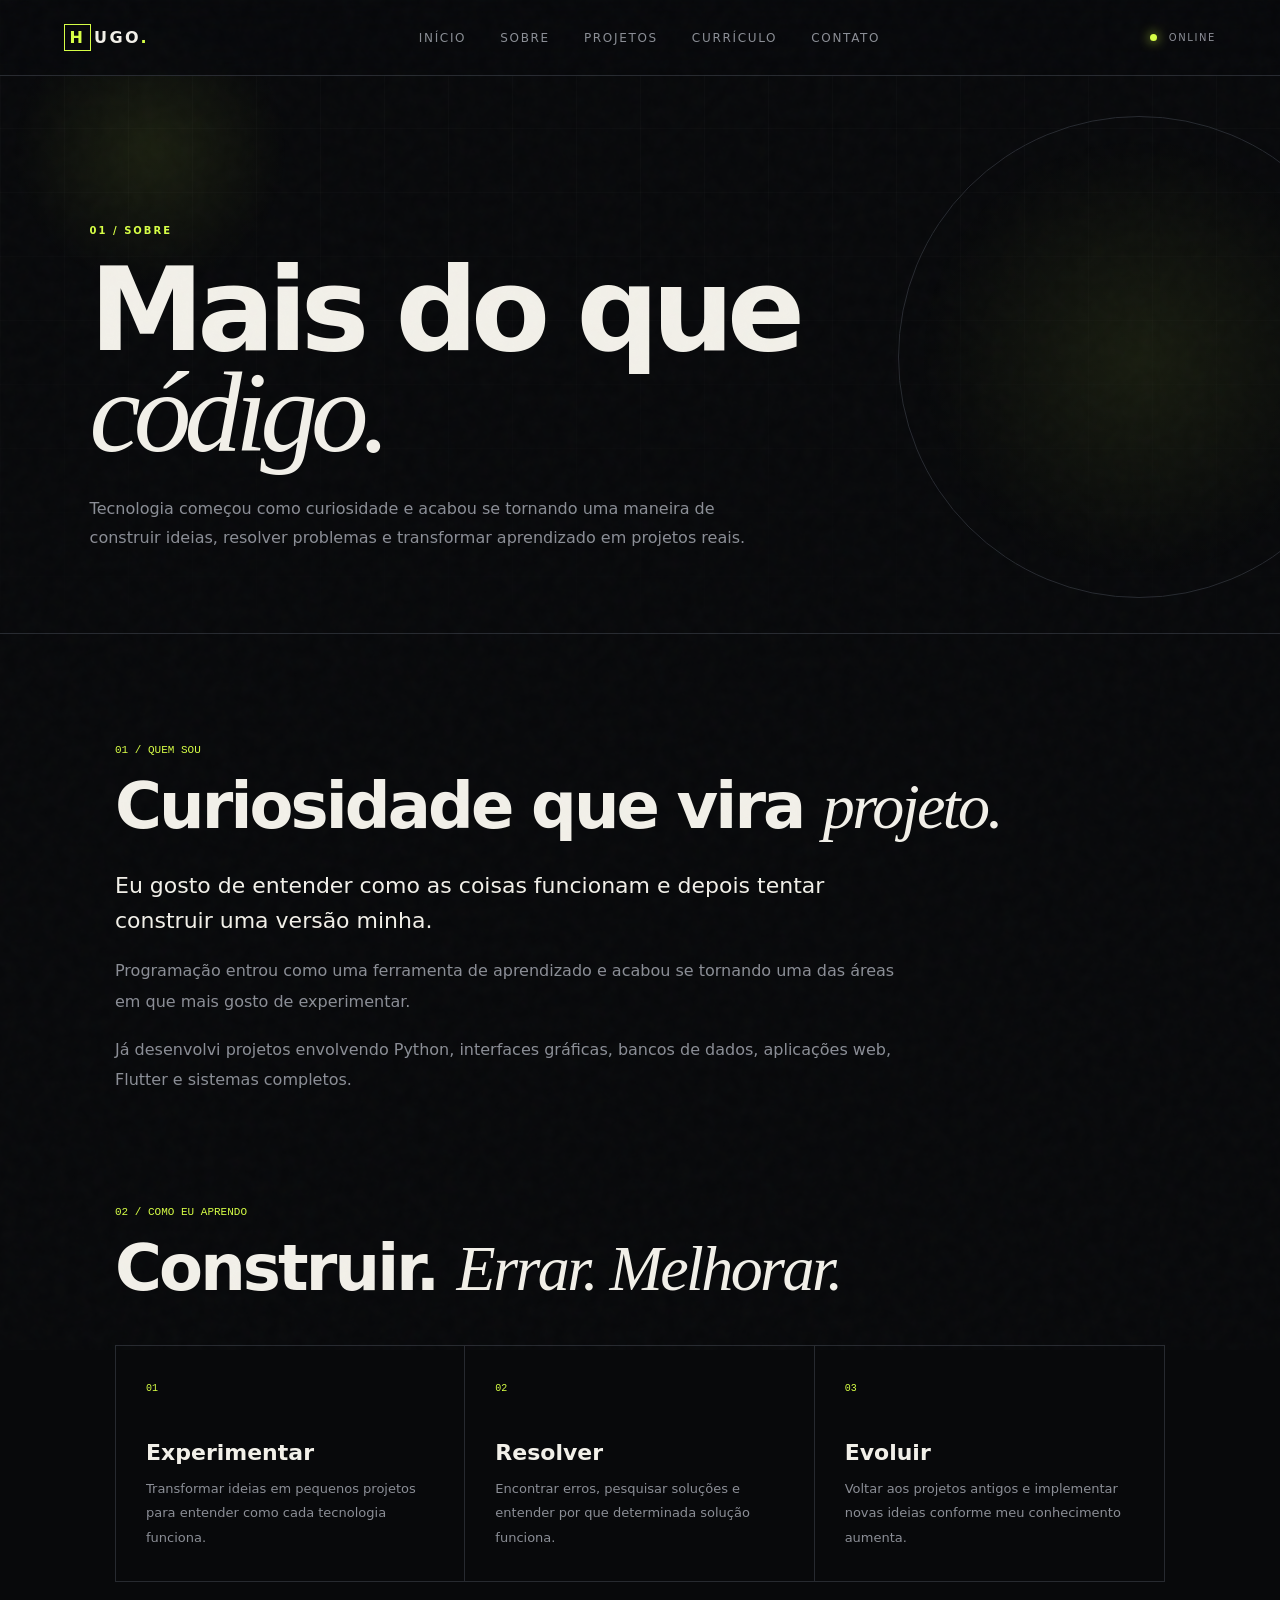
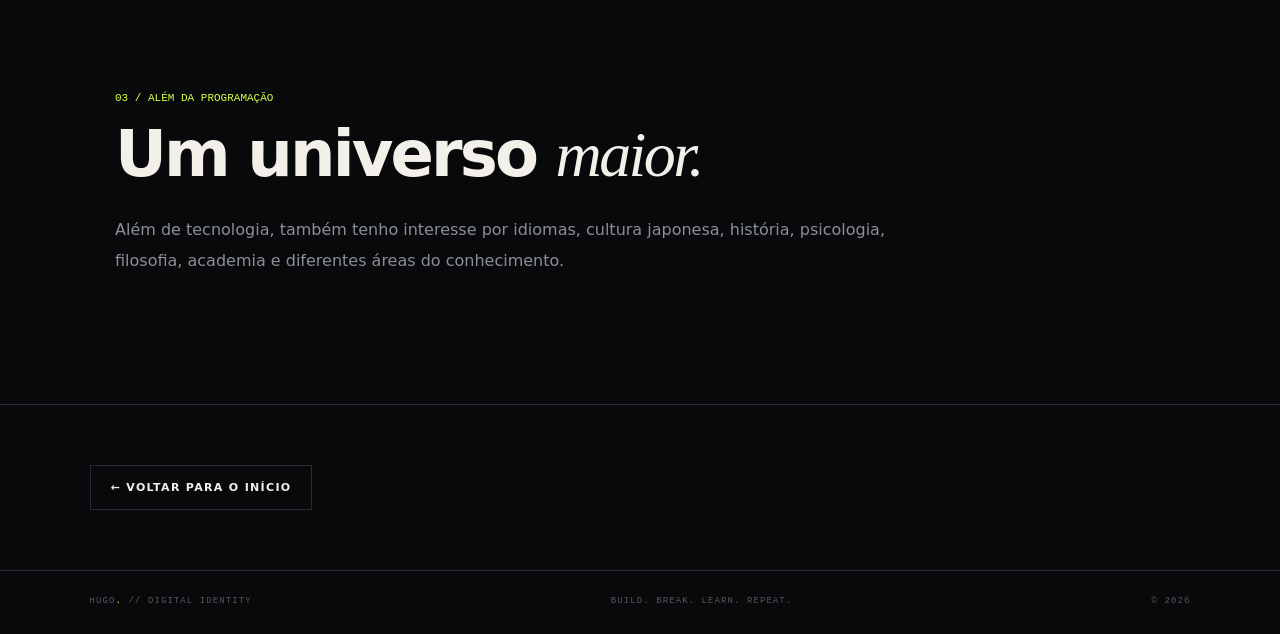
<file: paginas/sobre.html>
<!DOCTYPE html>
<html lang="pt-BR">

<head>
    <meta charset="UTF-8">

    <meta
        name="viewport"
        content="width=device-width, initial-scale=1.0"
    >

    <title>Sobre // Hugo</title>

    <link
        rel="stylesheet"
        href="../style.css"
    >

    <link
        rel="stylesheet"
        href="../css/paginas.css"
    >
</head>

<body>

<div class="noise"></div>
<div class="cursor-glow"></div>

<header class="nav">

    <a class="brand" href="../index.html">
        <span>H</span>UGO<span class="dot">.</span>
    </a>

    <nav>
        <a href="../index.html">Início</a>
        <a href="sobre.html">Sobre</a>
        <a href="projetos.html">Projetos</a>
        <a href="curriculo.html">Currículo</a>
        <a href="contato.html">Contato</a>
    </nav>

    <a class="nav-status" href="contato.html">
        <i></i>
        ONLINE
    </a>

</header>


<main class="page-main">

    <section class="page-hero">

        <div class="page-hero-content">

            <p class="page-label">
                01 / SOBRE
            </p>

            <h1>
                Mais do que<br>
                <em>código.</em>
            </h1>

            <p class="page-description">
                Tecnologia começou como curiosidade e acabou
                se tornando uma maneira de construir ideias,
                resolver problemas e transformar aprendizado
                em projetos reais.
            </p>

        </div>

    </section>


    <div class="page-content">

        <section class="content-block">

            <span class="block-number">
                01 / QUEM SOU
            </span>

            <h2>
                Curiosidade que vira
                <em>projeto.</em>
            </h2>

            <p class="highlight">
                Eu gosto de entender como as coisas funcionam
                e depois tentar construir uma versão minha.
            </p>

            <p>
                Programação entrou como uma ferramenta de
                aprendizado e acabou se tornando uma das áreas
                em que mais gosto de experimentar.
            </p>

            <p>
                Já desenvolvi projetos envolvendo Python,
                interfaces gráficas, bancos de dados,
                aplicações web, Flutter e sistemas completos.
            </p>

        </section>


        <section class="content-block">

            <span class="block-number">
                02 / COMO EU APRENDO
            </span>

            <h2>
                Construir.
                <em>Errar. Melhorar.</em>
            </h2>

            <div class="info-grid">

                <article class="info-card">

                    <span>01</span>

                    <h3>Experimentar</h3>

                    <p>
                        Transformar ideias em pequenos projetos
                        para entender como cada tecnologia funciona.
                    </p>

                </article>


                <article class="info-card">

                    <span>02</span>

                    <h3>Resolver</h3>

                    <p>
                        Encontrar erros, pesquisar soluções
                        e entender por que determinada solução funciona.
                    </p>

                </article>


                <article class="info-card">

                    <span>03</span>

                    <h3>Evoluir</h3>

                    <p>
                        Voltar aos projetos antigos e implementar
                        novas ideias conforme meu conhecimento aumenta.
                    </p>

                </article>

            </div>

        </section>


        <section class="content-block">

            <span class="block-number">
                03 / ALÉM DA PROGRAMAÇÃO
            </span>

            <h2>
                Um universo
                <em>maior.</em>
            </h2>

            <p>
                Além de tecnologia, também tenho interesse por
                idiomas, cultura japonesa, história, psicologia,
                filosofia, academia e diferentes áreas do conhecimento.
            </p>

        </section>

    </div>

</main>


<section class="back-area">

    <a
        class="btn ghost"
        href="../index.html"
    >
        ← Voltar para o início
    </a>

</section>


<footer>

    <span>
        HUGO<span class="dot">.</span>
        // DIGITAL IDENTITY
    </span>

    <span>
        BUILD. BREAK. LEARN. REPEAT.
    </span>

    <span>
        © 2026
    </span>

</footer>


<script>

const glow =
    document.querySelector(".cursor-glow");

window.addEventListener(
    "pointermove",
    function(event) {

        glow.style.transform =
            `translate(
                ${event.clientX - 150}px,
                ${event.clientY - 150}px
            )`;
    }
);

</script>

</body>
</html>
</file>
<file: style.css>
:root{
  --bg:#08090b; --panel:#101216; --text:#f2f0e9; --muted:#8b8e96;
  --line:#272a30; --accent:#d7ff45; --cyan:#63e6ff;
  --serif:Georgia,"Times New Roman",serif; --sans:Inter,ui-sans-serif,system-ui,-apple-system,BlinkMacSystemFont,"Segoe UI",sans-serif;
}
*{box-sizing:border-box;margin:0;padding:0}
html{scroll-behavior:smooth}
body{background:var(--bg);color:var(--text);font-family:var(--sans);overflow-x:hidden}
body:before{content:"";position:fixed;inset:0;pointer-events:none;background-image:linear-gradient(rgba(255,255,255,.025) 1px,transparent 1px),linear-gradient(90deg,rgba(255,255,255,.025) 1px,transparent 1px);background-size:64px 64px;mask-image:linear-gradient(to bottom,black,transparent 90%);z-index:-2}
.noise{position:fixed;inset:-50%;opacity:.035;z-index:20;pointer-events:none;background-image:url("data:image/svg+xml,%3Csvg viewBox='0 0 180 180' xmlns='http://www.w3.org/2000/svg'%3E%3Cfilter id='n'%3E%3CfeTurbulence type='fractalNoise' baseFrequency='.8' numOctaves='4' stitchTiles='stitch'/%3E%3C/filter%3E%3Crect width='100%25' height='100%25' filter='url(%23n)' opacity='.7'/%3E%3C/svg%3E")}
.cursor-glow{position:fixed;width:300px;height:300px;border-radius:50%;background:radial-gradient(circle,rgba(215,255,69,.09),transparent 65%);pointer-events:none;z-index:-1;transition:transform .12s ease}
.nav{height:76px;border-bottom:1px solid var(--line);display:flex;align-items:center;justify-content:space-between;padding:0 clamp(24px,5vw,80px);position:sticky;top:0;background:rgba(8,9,11,.82);backdrop-filter:blur(18px);z-index:10}
.brand{color:var(--text);font-weight:900;letter-spacing:.15em;text-decoration:none}.brand span:first-child{display:inline-grid;place-items:center;width:27px;height:27px;border:1px solid var(--accent);color:var(--accent);margin-right:3px}.dot{color:var(--accent)}
.nav nav{display:flex;gap:34px}.nav nav a{color:var(--muted);text-decoration:none;font-size:12px;text-transform:uppercase;letter-spacing:.14em;transition:.2s}.nav nav a:hover{color:var(--text)}
.nav-status{color:var(--muted);font-size:10px;letter-spacing:.16em;text-decoration:none}.nav-status i{display:inline-block;width:7px;height:7px;border-radius:50%;background:var(--accent);margin-right:7px;box-shadow:0 0 12px var(--accent)}
.hero{min-height:calc(100vh - 76px);display:grid;grid-template-columns:1.05fr .95fr;align-items:center;gap:60px;padding:80px clamp(24px,7vw,120px);position:relative}
.eyebrow,.tag{font-size:10px;letter-spacing:.2em;color:var(--accent);font-weight:800}
.hero h1{font-size:clamp(56px,8vw,112px);line-height:.88;letter-spacing:-.06em;margin:22px 0 30px;font-weight:800}.hero h1 em,h2 em,blockquote em{font-family:var(--serif);font-weight:400;letter-spacing:-.04em}
.hero-text{max-width:540px;color:var(--muted);line-height:1.8;font-size:16px}
.hero-actions{display:flex;gap:12px;margin-top:35px;flex-wrap:wrap}
.btn{display:inline-flex;align-items:center;gap:25px;text-decoration:none;padding:15px 20px;border:1px solid var(--line);font-size:11px;text-transform:uppercase;letter-spacing:.12em;font-weight:800;transition:.25s}.btn.primary{background:var(--accent);border-color:var(--accent);color:#090a0a}.btn.primary:hover{transform:translateY(-3px);box-shadow:0 10px 35px rgba(215,255,69,.15)}.btn.ghost{color:var(--text)}.btn.ghost:hover{border-color:#555}
.hero-card{height:520px;position:relative;display:grid;place-items:center}.terminal{width:min(100%,520px);background:#0d0f12;border:1px solid #292d33;box-shadow:30px 30px 0 rgba(255,255,255,.02),0 40px 100px #000;transform:rotate(2deg);z-index:2}.terminal-top{height:42px;border-bottom:1px solid #25282d;display:flex;align-items:center;gap:7px;padding:0 14px}.terminal-top span{width:8px;height:8px;border-radius:50%;background:#35383e}.terminal-top small{margin-left:auto;color:#555;font:10px monospace}.terminal-body{padding:30px;font:13px/2 monospace;min-height:310px}.terminal-body b{color:#f1f1f1}.green{color:var(--accent)}.cyan{color:var(--cyan)}.muted{color:#676b73}.orb{position:absolute;width:390px;height:390px;border-radius:50%;border:1px solid #272b31;box-shadow:inset 0 0 100px rgba(215,255,69,.035);background:radial-gradient(circle at 35% 30%,rgba(215,255,69,.11),transparent 30%,rgba(255,255,255,.01) 65%,transparent 66%)}
.section{padding:140px clamp(24px,7vw,120px);border-top:1px solid var(--line)}
.section-head{display:grid;grid-template-columns:180px 1fr;gap:40px;margin-bottom:70px}.section-head>span{font-size:10px;letter-spacing:.2em;color:var(--muted);padding-top:12px}.section h2{font-size:clamp(48px,7vw,88px);line-height:.9;letter-spacing:-.055em}
.about-grid{display:grid;grid-template-columns:.35fr 1fr;gap:60px;max-width:1000px;margin-left:auto}.big-number{font-size:160px;line-height:.7;color:var(--accent);font-family:var(--serif)}.about-grid p{color:var(--muted);line-height:1.9;margin-bottom:22px;max-width:700px}.about-grid .lead{font-size:23px;line-height:1.5;color:var(--text)}
.skills-grid{display:grid;grid-template-columns:repeat(4,1fr);border:1px solid var(--line)}.skill-card{padding:30px;border-right:1px solid var(--line);min-height:310px;position:relative;transition:.3s}.skill-card:last-child{border-right:0}.skill-card:hover{background:#0d0f12;transform:translateY(-6px)}.num{position:absolute;right:22px;top:22px;color:#4c4f55;font:10px monospace}.icon{font-size:28px;color:var(--accent);margin-bottom:50px}.skill-card h3{font-size:23px;margin-bottom:10px}.skill-card p{font-size:13px;line-height:1.6;color:var(--muted);min-height:64px}.bar{height:2px;background:#2b2e34;margin-top:25px}.bar i{display:block;height:100%;background:var(--accent)}
.universe{background:#0a0b0d}.universe-grid{display:grid;grid-template-columns:repeat(3,1fr);gap:2px;background:var(--line);border:1px solid var(--line)}.universe-card{background:var(--bg);padding:35px;min-height:230px;transition:.3s}.universe-card:hover{background:#111318}.universe-card span{font-size:9px;letter-spacing:.2em;color:var(--muted)}.universe-card h3{font-size:24px;margin:45px 0 12px}.universe-card p{color:var(--muted);line-height:1.7;font-size:13px}
.project-list{border-top:1px solid var(--line)}.project{display:grid;grid-template-columns:90px 1fr 60px;gap:35px;align-items:center;padding:36px 0;border-bottom:1px solid var(--line);transition:.25s}.project:hover{padding-left:15px;background:linear-gradient(90deg,rgba(215,255,69,.035),transparent)}.project-index{color:#4b4e55;font:12px monospace}.project h3{font-size:28px;margin:10px 0}.project p{color:var(--muted);max-width:680px;line-height:1.7}.arrow{font-size:25px;color:var(--accent);text-align:right}
.quote-section{padding:180px 24px;text-align:center;border-top:1px solid var(--line);background:radial-gradient(circle at center,rgba(215,255,69,.045),transparent 40%)}.quote-mark{font:100px/0 var(--serif);color:var(--accent)}blockquote{font-size:clamp(50px,8vw,105px);line-height:.9;letter-spacing:-.06em;margin:40px 0} .quote-section p{color:var(--muted);font-size:12px}
.cta{padding:160px 24px;text-align:center;border-top:1px solid var(--line)}.cta h2{font-size:clamp(55px,9vw,125px);line-height:.86;letter-spacing:-.065em;margin:25px 0 45px}
footer{border-top:1px solid var(--line);padding:25px clamp(24px,7vw,120px);display:flex;justify-content:space-between;color:#55585e;font:9px monospace;letter-spacing:.12em}
.reveal,.section,.project,.skill-card,.universe-card{opacity:0;transform:translateY(24px);transition:opacity .7s ease,transform .7s ease}.visible{opacity:1;transform:none}
@media(max-width:900px){.nav nav{display:none}.hero{grid-template-columns:1fr;padding-top:60px}.hero-card{height:390px}.skills-grid{grid-template-columns:1fr 1fr}.skill-card:nth-child(2){border-right:0}.skill-card:nth-child(-n+2){border-bottom:1px solid var(--line)}.universe-grid{grid-template-columns:1fr 1fr}.section-head{grid-template-columns:1fr;gap:15px}.about-grid{grid-template-columns:1fr}.big-number{display:none}}
@media(max-width:600px){.hero h1{font-size:58px}.hero-card{height:300px}.terminal{transform:rotate(0);font-size:11px}.orb{width:260px;height:260px}.skills-grid,.universe-grid{grid-template-columns:1fr}.skill-card{border-right:0!important;border-bottom:1px solid var(--line)}.skill-card:last-child{border-bottom:0}.project{grid-template-columns:35px 1fr 25px;gap:10px}.project h3{font-size:21px}.project p{font-size:12px}.quote-section{padding:120px 20px}footer{gap:12px;flex-direction:column}}
/* ==================================================
   PROJETOS EM DESTAQUE DA HOME
================================================== */

#projetos .project-list {
    border-top: 1px solid var(--line);
}


#projetos a.project {
    width: 100%;

    display: grid;

    grid-template-columns:
        90px
        1fr
        60px;

    gap: 35px;

    align-items: center;

    padding: 36px 0;

    border-bottom: 1px solid var(--line);

    color: var(--text);

    text-decoration: none;

    cursor: pointer;

    transition:
        padding-left .25s ease,
        background .25s ease;
}


#projetos a.project:link,
#projetos a.project:visited,
#projetos a.project:hover,
#projetos a.project:active {
    color: var(--text);

    text-decoration: none;
}


#projetos .project-index {
    color: #4b4e55;

    font: 12px monospace;
}


#projetos .project h3 {
    margin: 10px 0;

    color: var(--text);

    font-size: 28px;

    transition: color .25s ease;
}


#projetos .project p {
    max-width: 680px;

    margin: 0;

    color: var(--muted);

    line-height: 1.7;
}


#projetos .project .arrow {
    color: var(--accent);

    font-size: 25px;

    text-align: right;

    transition:
        transform .25s ease;
}


#projetos .project:hover {
    padding-left: 15px;

    background:
        linear-gradient(
            90deg,
            rgba(215, 255, 69, .035),
            transparent
        );
}


#projetos .project:hover h3 {
    color: var(--accent);
}


#projetos .project:hover .arrow {
    transform:
        translate(
            6px,
            -6px
        );
}


/* BOTÃO VER TODOS */

.projects-more {
    margin-top: 50px;

    display: flex;

    justify-content: center;
}


.projects-more .btn {
    min-width: 230px;
}


@media (max-width: 600px) {

    #projetos a.project {
        grid-template-columns:
            35px
            1fr
            25px;

        gap: 12px;

        padding:
            28px
            0;
    }


    #projetos .project h3 {
        font-size: 21px;
    }


    #projetos .project p {
        font-size: 12px;
    }


    #projetos .project:hover {
        padding-left: 8px;
    }


    .projects-more .btn {
        width: 100%;
    }

}
/* ========================================
   BOTÃO VER TODOS OS PROJETOS
======================================== */

.projects-more {
    margin-top: 50px;

    display: flex;
    justify-content: center;
}

.projects-more .btn {
    display: inline-flex;

    align-items: center;
    justify-content: center;

    min-width: 230px;
    min-height: 50px;

    padding: 0 24px;

    border: 1px solid var(--line);

    background: transparent;

    color: var(--text) !important;

    text-decoration: none !important;

    font-size: 10px;
    font-weight: 800;

    letter-spacing: .12em;

    transition:
        background .25s ease,
        color .25s ease,
        border-color .25s ease,
        transform .25s ease;
}

.projects-more .btn:link,
.projects-more .btn:visited {
    color: var(--text) !important;
    text-decoration: none !important;
}

.projects-more .btn:hover {
    background: var(--accent);

    border-color: var(--accent);

    color: #08090b !important;

    transform: translateY(-2px);
}
</file>
<file: css/paginas.css>
/* ================================
   PÁGINAS INTERNAS
================================ */

.page-main {
    min-height: 100vh;
}

.page-hero {
    min-height: 62vh;
    display: flex;
    align-items: flex-end;
    padding: 110px clamp(24px, 7vw, 120px) 80px;
    border-bottom: 1px solid var(--line);
    position: relative;
    overflow: hidden;
}

.page-hero::after {
    content: "";
    position: absolute;
    width: 480px;
    height: 480px;
    border-radius: 50%;
    border: 1px solid var(--line);
    right: -100px;
    top: 40px;
    background:
        radial-gradient(
            circle,
            rgba(215, 255, 69, .08),
            transparent 65%
        );
}

.page-hero-content {
    position: relative;
    z-index: 2;
    max-width: 950px;
}

.page-label {
    color: var(--accent);
    font-size: 10px;
    font-weight: 800;
    letter-spacing: .2em;
    margin-bottom: 24px;
}

.page-hero h1 {
    font-size: clamp(58px, 9vw, 120px);
    line-height: .88;
    letter-spacing: -.06em;
}

.page-hero h1 em {
    font-family: var(--serif);
    font-weight: 400;
}

.page-description {
    color: var(--muted);
    max-width: 700px;
    font-size: 16px;
    line-height: 1.8;
    margin-top: 32px;
}

/* CONTEÚDO */

.page-content {
    padding: 110px clamp(24px, 7vw, 120px);
}

.content-block {
    max-width: 1050px;
    margin: 0 auto 110px;
}

.content-block:last-child {
    margin-bottom: 0;
}

.block-number {
    display: block;
    color: var(--accent);
    font: 11px monospace;
    margin-bottom: 20px;
}

.content-block h2 {
    font-size: clamp(38px, 5vw, 68px);
    letter-spacing: -.045em;
    line-height: .95;
    margin-bottom: 30px;
}

.content-block h2 em {
    font-family: var(--serif);
    font-weight: 400;
}

.content-block p {
    color: var(--muted);
    line-height: 1.9;
    margin-bottom: 18px;
    max-width: 800px;
}

.content-block .highlight {
    color: var(--text);
    font-size: 22px;
    line-height: 1.6;
}

/* CARDS */

.info-grid {
    display: grid;
    grid-template-columns: repeat(3, 1fr);
    border: 1px solid var(--line);
    margin-top: 45px;
}

.info-card {
    padding: 30px;
    min-height: 220px;
    border-right: 1px solid var(--line);
    transition: .3s;
}

.info-card:last-child {
    border-right: 0;
}

.info-card:hover {
    background: #0d0f12;
    transform: translateY(-5px);
}

.info-card span {
    color: var(--accent);
    font: 10px monospace;
}

.info-card h3 {
    margin: 45px 0 12px;
    font-size: 22px;
}

.info-card p {
    font-size: 13px;
    margin: 0;
}

/* PROJETOS */

.projects-page-list {
    border-top: 1px solid var(--line);
}

.project-page-item {
    display: grid;
    grid-template-columns: 70px 1fr auto;
    align-items: center;
    gap: 30px;

    padding: 38px 0;

    border-bottom: 1px solid var(--line);

    color: var(--text);
    text-decoration: none;

    transition: .3s;
}

.project-page-item:hover {
    padding-left: 18px;
    background:
        linear-gradient(
            90deg,
            rgba(215,255,69,.04),
            transparent
        );
}

.project-page-number {
    color: #55585e;
    font: 11px monospace;
}

.project-page-item h3 {
    font-size: 28px;
    margin: 10px 0;
}

.project-page-item p {
    color: var(--muted);
    line-height: 1.7;
}

.project-arrow {
    color: var(--accent);
    font-size: 28px;
    transition: .3s;
}

.project-page-item:hover .project-arrow {
    transform: translate(5px, -5px);
}

/* TAG */

.status-tag {
    display: inline-block;
    padding: 6px 10px;

    border: 1px solid var(--accent);

    color: var(--accent);

    font-size: 8px;
    letter-spacing: .15em;
    margin-left: 10px;
}

/* CONTATO */

.contact-grid {
    display: grid;
    grid-template-columns: repeat(2, 1fr);
    border: 1px solid var(--line);
}

.contact-item {
    min-height: 200px;
    padding: 30px;
    border-right: 1px solid var(--line);
    border-bottom: 1px solid var(--line);

    color: var(--text);
    text-decoration: none;

    transition: .3s;
}

.contact-item:nth-child(2n) {
    border-right: 0;
}

.contact-item:hover {
    background: #0d0f12;
}

.contact-item small {
    color: var(--accent);
    font: 10px monospace;
}

.contact-item h3 {
    font-size: 24px;
    margin: 45px 0 8px;
}

.contact-item p {
    margin: 0;
    font-size: 13px;
}

/* CURRÍCULO */

.timeline {
    border-left: 1px solid var(--line);
    margin-left: 8px;
}

.timeline-item {
    position: relative;
    padding: 0 0 55px 40px;
}

.timeline-item::before {
    content: "";
    position: absolute;

    left: -5px;
    top: 4px;

    width: 9px;
    height: 9px;

    border-radius: 50%;
    background: var(--accent);

    box-shadow: 0 0 15px var(--accent);
}

.timeline-item small {
    color: var(--accent);
    font: 10px monospace;
}

.timeline-item h3 {
    margin: 10px 0;
    font-size: 23px;
}

.timeline-item p {
    margin: 0;
}

/* VOLTAR */

.back-area {
    padding: 60px clamp(24px, 7vw, 120px);
    border-top: 1px solid var(--line);
}

/* RESPONSIVO */

@media (max-width: 850px) {

    .info-grid {
        grid-template-columns: 1fr;
    }

    .info-card {
        border-right: 0;
        border-bottom: 1px solid var(--line);
    }

    .contact-grid {
        grid-template-columns: 1fr;
    }

    .contact-item {
        border-right: 0;
    }
}

@media (max-width: 600px) {

    .page-hero {
        min-height: 55vh;
        padding-top: 80px;
    }

    .page-content {
        padding-top: 80px;
    }

    .project-page-item {
        grid-template-columns: 35px 1fr 25px;
        gap: 10px;
    }

    .project-page-item h3 {
        font-size: 20px;
    }

    .project-page-item p {
        font-size: 12px;
    }
}
.curriculo-actions {
    display: flex;
    flex-wrap: wrap;
    gap: 12px;

    margin-top: 35px;
}


.curriculo-btn {
    min-height: 48px;

    padding: 0 20px;

    display: inline-flex;

    align-items: center;
    justify-content: center;

    border: 1px solid var(--line);

    color: var(--text);

    text-decoration: none;

    font-size: 10px;
    font-weight: 800;

    letter-spacing: .12em;

    transition:
        background .25s ease,
        border-color .25s ease,
        color .25s ease,
        transform .25s ease;
}


.curriculo-btn:hover {
    border-color: var(--accent);

    color: var(--accent);

    transform: translateY(-2px);
}


.curriculo-btn.primary {
    background: var(--accent);

    border-color: var(--accent);

    color: #08090b;
}


.curriculo-btn.primary:hover {
    background: transparent;

    color: var(--accent);
}


.curriculo-tech-grid {
    display: grid;

    grid-template-columns:
        repeat(3, 1fr);

    margin-top: 45px;

    border:
        1px solid
        var(--line);
}


.curriculo-tech-card {
    min-height: 230px;

    padding: 30px;

    border-right:
        1px solid
        var(--line);

    border-bottom:
        1px solid
        var(--line);

    transition:
        background .3s ease,
        transform .3s ease;
}


.curriculo-tech-card:nth-child(3n) {
    border-right: 0;
}


.curriculo-tech-card:nth-last-child(-n+3) {
    border-bottom: 0;
}


.curriculo-tech-card:hover {
    background: #0d0f12;

    transform: translateY(-4px);
}


.curriculo-tech-card span {
    color: var(--accent);

    font: 10px monospace;
}


.curriculo-tech-card h3 {
    margin: 50px 0 12px;

    font-size: 22px;
}


.curriculo-tech-card p {
    margin: 0;

    color: var(--muted);

    font-size: 12px;

    line-height: 1.7;
}


.curriculo-projects {
    margin-top: 45px;

    border-top:
        1px solid
        var(--line);
}


.curriculo-project {
    display: grid;

    grid-template-columns:
        60px
        1fr
        40px;

    gap: 25px;

    align-items: center;

    padding: 32px 0;

    border-bottom:
        1px solid
        var(--line);

    color: var(--text);

    text-decoration: none;

    transition:
        background .3s ease,
        padding-left .3s ease;
}


.curriculo-project:hover {
    padding-left: 15px;

    background:
        linear-gradient(
            90deg,
            rgba(215, 255, 69, .04),
            transparent
        );
}


.curriculo-project > span {
    color: #55585e;

    font: 10px monospace;
}


.curriculo-project small {
    color: var(--accent);

    font-size: 9px;
    font-weight: 800;

    letter-spacing: .12em;
}


.curriculo-project h3 {
    margin: 8px 0;

    font-size: 23px;

    transition:
        color .25s ease;
}


.curriculo-project p {
    margin: 0;

    color: var(--muted);

    font-size: 12px;
}


.curriculo-project strong {
    color: var(--accent);

    font-size: 22px;

    text-align: right;

    transition:
        transform .25s ease;
}


.curriculo-project:hover h3 {
    color: var(--accent);
}


.curriculo-project:hover strong {
    transform:
        translate(
            5px,
            -5px
        );
}


.curriculo-download {
    max-width: 1050px;

    margin: 0 auto;

    padding: 50px;

    display: flex;

    align-items: center;
    justify-content: space-between;

    gap: 40px;

    border:
        1px solid
        var(--line);

    background:
        linear-gradient(
            135deg,
            rgba(215, 255, 69, .04),
            transparent
        );
}


.curriculo-download small {
    color: var(--accent);

    font: 10px monospace;

    letter-spacing: .12em;
}


.curriculo-download h2 {
    margin: 15px 0;

    font-size:
        clamp(
            35px,
            5vw,
            60px
        );

    line-height: .95;

    letter-spacing: -.04em;
}


.curriculo-download h2 em {
    font-family: var(--serif);

    font-weight: 400;
}


.curriculo-download p {
    max-width: 600px;

    margin: 0;

    color: var(--muted);

    line-height: 1.8;
}


.curriculo-download-actions {
    display: flex;

    flex-direction: column;

    gap: 10px;

    min-width: 210px;
}


@media (max-width: 900px) {

    .curriculo-tech-grid {
        grid-template-columns:
            repeat(2, 1fr);
    }


    .curriculo-tech-card:nth-child(3n) {
        border-right:
            1px solid
            var(--line);
    }


    .curriculo-tech-card:nth-child(2n) {
        border-right: 0;
    }


    .curriculo-tech-card:nth-last-child(-n+3) {
        border-bottom:
            1px solid
            var(--line);
    }


    .curriculo-tech-card:nth-last-child(-n+2) {
        border-bottom: 0;
    }


    .curriculo-download {
        flex-direction: column;

        align-items: flex-start;
    }


    .curriculo-download-actions {
        width: 100%;

        flex-direction: row;
    }

}


@media (max-width: 600px) {

    .curriculo-actions {
        flex-direction: column;
    }


    .curriculo-btn {
        width: 100%;
    }


    .curriculo-tech-grid {
        grid-template-columns: 1fr;
    }


    .curriculo-tech-card {
        border-right: 0;
    }


    .curriculo-tech-card:nth-child(3n),
    .curriculo-tech-card:nth-child(2n) {
        border-right: 0;
    }


    .curriculo-tech-card:nth-last-child(-n+2) {
        border-bottom:
            1px solid
            var(--line);
    }


    .curriculo-tech-card:last-child {
        border-bottom: 0;
    }


    .curriculo-project {
        grid-template-columns:
            30px
            1fr
            25px;

        gap: 12px;
    }


    .curriculo-project h3 {
        font-size: 19px;
    }


    .curriculo-download {
        padding: 30px 22px;
    }


    .curriculo-download-actions {
        flex-direction: column;
    }

}
.contact-professional-grid {
    display: grid;

    grid-template-columns:
        repeat(2, 1fr);

    margin-top: 45px;

    border:
        1px solid
        var(--line);
}


.contact-professional-card {
    min-height: 290px;

    padding: 32px;

    display: flex;

    flex-direction: column;

    border-right:
        1px solid
        var(--line);

    border-bottom:
        1px solid
        var(--line);

    color: var(--text);

    text-decoration: none;

    position: relative;

    overflow: hidden;

    transition:
        background .3s ease,
        transform .3s ease;
}


.contact-professional-card:nth-child(2n) {
    border-right: 0;
}


.contact-professional-card:nth-last-child(-n+2) {
    border-bottom: 0;
}


.contact-professional-card::before {
    content: "";

    position: absolute;

    width: 220px;
    height: 220px;

    right: -100px;
    bottom: -100px;

    border-radius: 50%;

    background:
        radial-gradient(
            circle,
            rgba(215, 255, 69, .08),
            transparent 70%
        );

    opacity: 0;

    transition:
        opacity .3s ease;
}


.contact-professional-card:hover {
    background: #0d0f12;

    transform: translateY(-4px);
}


.contact-professional-card:hover::before {
    opacity: 1;
}


.contact-professional-card > span {
    color: #55585e;

    font: 10px monospace;
}


.contact-professional-card small {
    margin-top: 45px;

    color: var(--accent);

    font-size: 9px;
    font-weight: 800;

    letter-spacing: .12em;
}


.contact-professional-card h3 {
    margin: 8px 0 12px;

    font-size: 28px;

    transition:
        color .25s ease;
}


.contact-professional-card p {
    max-width: 500px;

    margin: 0 0 28px;

    color: var(--muted);

    font-size: 13px;

    line-height: 1.8;
}


.contact-professional-card strong {
    margin-top: auto;

    color: var(--accent);

    font-size: 10px;

    letter-spacing: .12em;
}


.contact-professional-card:hover h3 {
    color: var(--accent);
}


.contact-cta {
    max-width: 1050px;

    margin: 0 auto;

    padding: 50px;

    display: flex;

    align-items: center;
    justify-content: space-between;

    gap: 50px;

    border:
        1px solid
        var(--line);

    background:
        linear-gradient(
            135deg,
            rgba(215, 255, 69, .05),
            transparent
        );
}


.contact-cta small {
    color: var(--accent);

    font: 10px monospace;

    letter-spacing: .12em;
}


.contact-cta h2 {
    margin: 15px 0;

    font-size:
        clamp(
            36px,
            5vw,
            62px
        );

    line-height: .95;

    letter-spacing: -.04em;
}


.contact-cta h2 em {
    font-family: var(--serif);

    font-weight: 400;
}


.contact-cta p {
    max-width: 580px;

    margin: 0;

    color: var(--muted);

    line-height: 1.8;
}


.contact-cta-actions {
    min-width: 220px;

    display: flex;

    flex-direction: column;

    gap: 10px;
}


.contact-cta-btn {
    min-height: 48px;

    padding: 0 20px;

    display: flex;

    align-items: center;
    justify-content: center;

    border:
        1px solid
        var(--line);

    color: var(--text);

    text-decoration: none;

    font-size: 10px;
    font-weight: 800;

    letter-spacing: .12em;

    transition:
        background .25s ease,
        border-color .25s ease,
        color .25s ease,
        transform .25s ease;
}


.contact-cta-btn:hover {
    border-color: var(--accent);

    color: var(--accent);

    transform: translateY(-2px);
}


.contact-cta-btn.primary {
    background: var(--accent);

    border-color: var(--accent);

    color: #08090b;
}


.contact-cta-btn.primary:hover {
    background: transparent;

    color: var(--accent);
}


@media (max-width: 850px) {

    .contact-professional-grid {
        grid-template-columns: 1fr;
    }


    .contact-professional-card {
        border-right: 0;

        border-bottom:
            1px solid
            var(--line);
    }


    .contact-professional-card:nth-last-child(-n+2) {
        border-bottom:
            1px solid
            var(--line);
    }


    .contact-professional-card:last-child {
        border-bottom: 0;
    }


    .contact-cta {
        flex-direction: column;

        align-items: flex-start;
    }


    .contact-cta-actions {
        width: 100%;

        flex-direction: row;

        flex-wrap: wrap;
    }


    .contact-cta-btn {
        flex: 1;

        min-width: 180px;
    }

}


@media (max-width: 600px) {

    .contact-professional-card {
        min-height: 250px;

        padding: 25px;
    }


    .contact-cta {
        padding: 30px 22px;
    }


    .contact-cta-actions {
        flex-direction: column;
    }


    .contact-cta-btn {
        width: 100%;
    }

}
</file>
